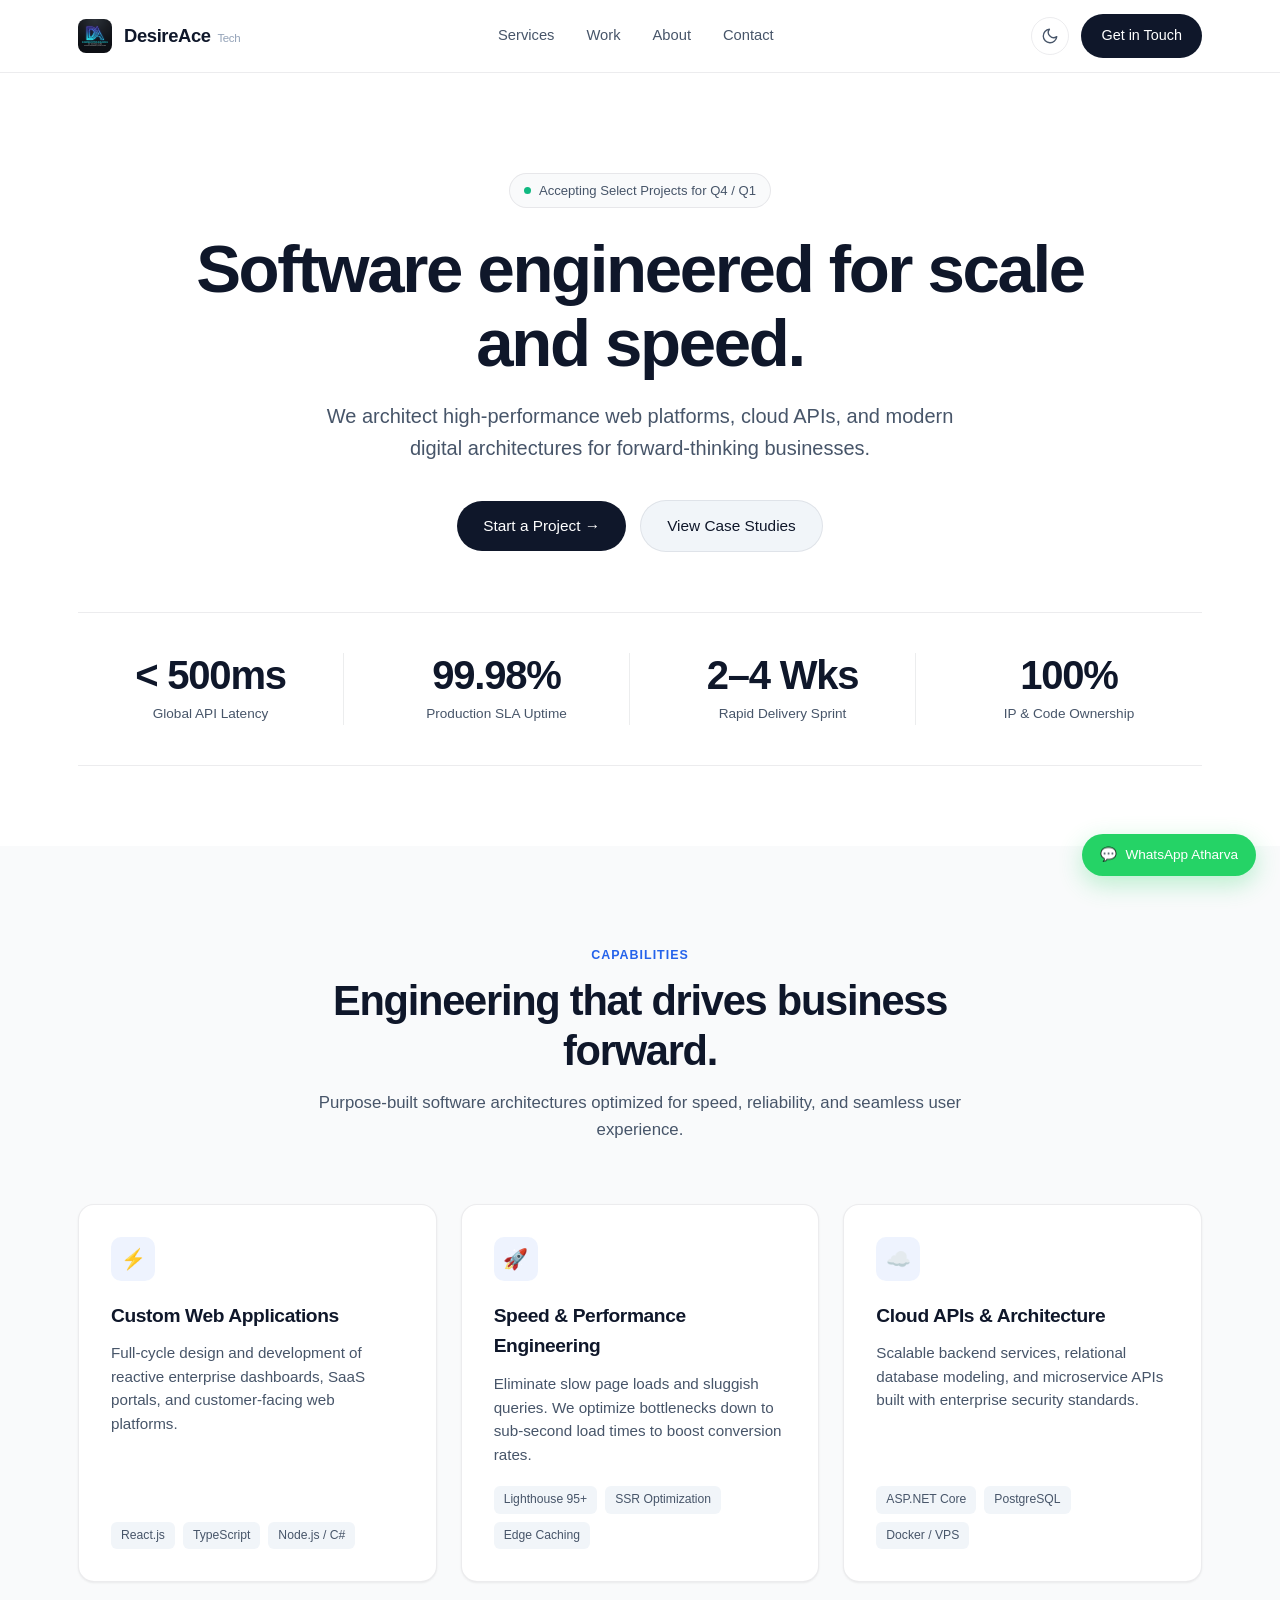
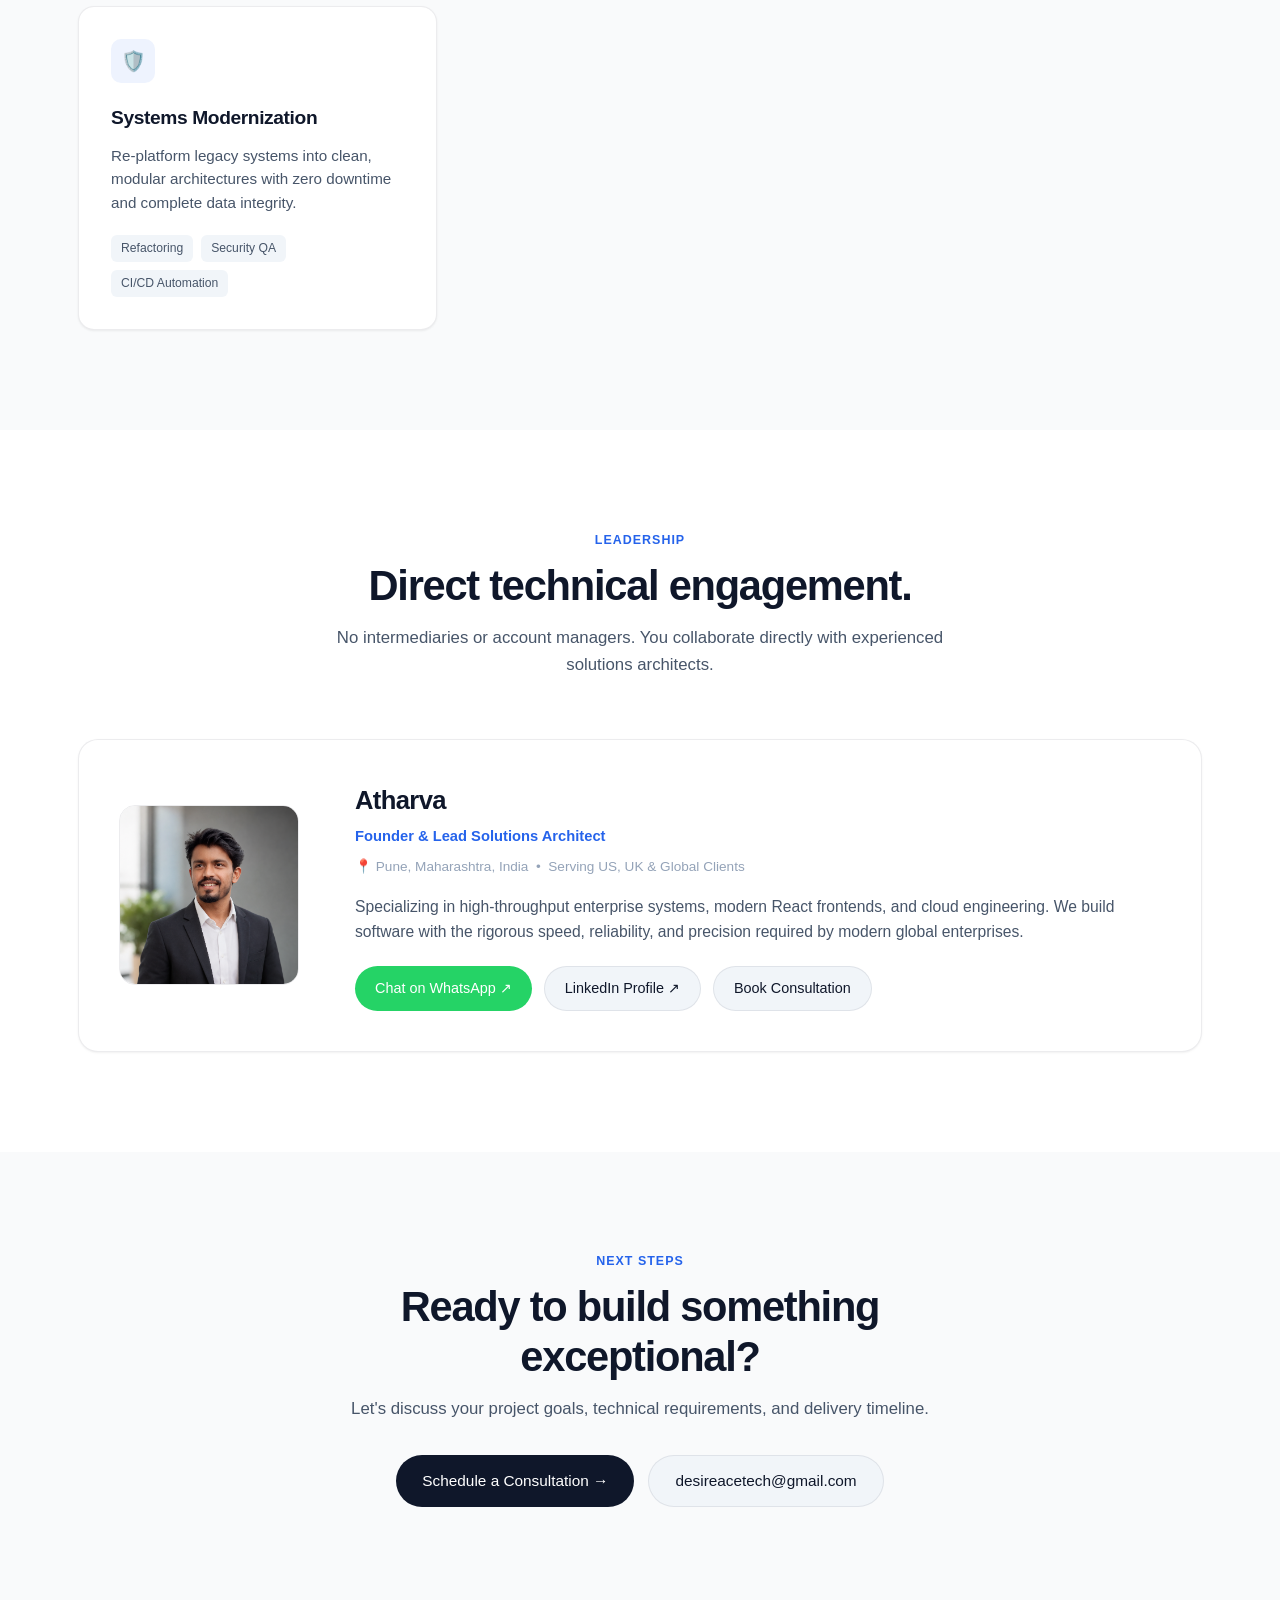
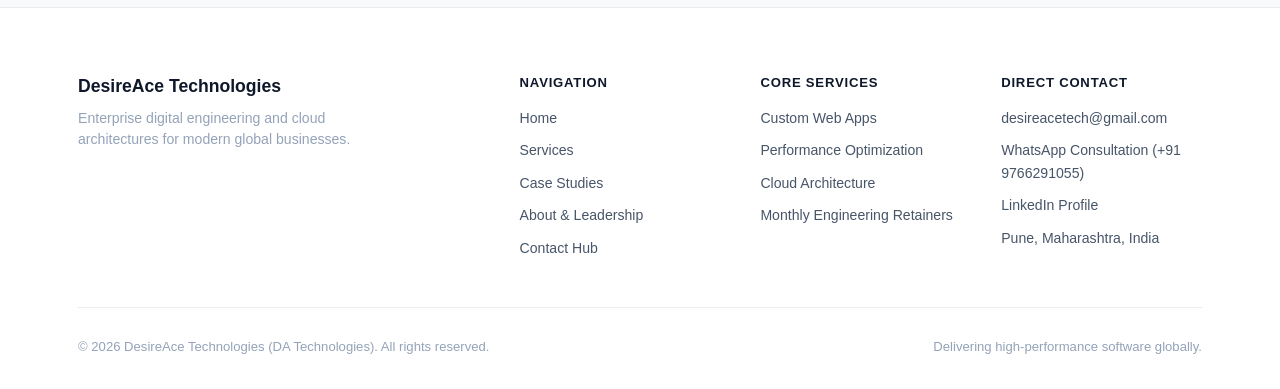
<file: index.html>
<!DOCTYPE html>
<html lang="en" data-theme="light">

<head>
  <meta charset="UTF-8">
  <meta name="viewport" content="width=device-width, initial-scale=1.0">
  <title>DesireAce Technologies — High-Performance Digital Engineering</title>
  <meta name="description"
    content="DesireAce Technologies architects high-performance web applications, cloud infrastructure, and enterprise platforms for global businesses.">
  <link rel="stylesheet" href="css/styles.css">
  <link rel="icon" type="image/jpeg" href="assets/logo.jpg">
</head>

<body>

  <!-- Navigation Header -->
  <header>
    <div class="container nav-inner">
      <a href="index.html" class="brand">
        <img src="assets/logo.jpg" alt="DesireAce Technologies">
        <span>DesireAce <span class="brand-badge">Tech</span></span>
      </a>

      <nav class="nav-links">
        <a href="services.html">Services</a>
        <a href="portfolio.html">Work</a>
        <a href="about.html">About</a>
        <a href="contact.html">Contact</a>
      </nav>

      <div class="nav-actions">
        <button class="theme-toggle-btn" id="theme-toggle" aria-label="Toggle theme"></button>
        <a href="contact.html" class="btn btn-primary">Get in Touch</a>
        <button class="mobile-menu-btn" aria-label="Open menu">
          <svg viewBox="0 0 24 24">
            <line x1="3" y1="12" x2="21" y2="12"></line>
            <line x1="3" y1="6" x2="21" y2="6"></line>
            <line x1="3" y1="18" x2="21" y2="18"></line>
          </svg>
        </button>
      </div>
    </div>
  </header>

  <!-- Hero Section -->
  <section class="hero reveal">
    <div class="container">
      <div class="hero-pill">
        <span class="hero-pill-dot"></span>
        <span>Accepting Select Projects for Q4 / Q1</span>
      </div>

      <h1>Software engineered for scale and speed.</h1>

      <p class="hero-lead">
        We architect high-performance web platforms, cloud APIs, and modern digital architectures for forward-thinking
        businesses.
      </p>

      <div class="hero-actions">
        <a href="contact.html" class="btn btn-primary btn-lg">Start a Project →</a>
        <a href="portfolio.html" class="btn btn-secondary btn-lg">View Case Studies</a>
      </div>

      <!-- Minimalist Metrics Strip -->
      <div class="metrics-strip">
        <div class="metrics-grid">
          <div class="metric-item">
            <div class="metric-value">&lt; 500ms</div>
            <div class="metric-label">Global API Latency</div>
          </div>
          <div class="metric-item">
            <div class="metric-value">99.98%</div>
            <div class="metric-label">Production SLA Uptime</div>
          </div>
          <div class="metric-item">
            <div class="metric-value">2–4 Wks</div>
            <div class="metric-label">Rapid Delivery Sprint</div>
          </div>
          <div class="metric-item">
            <div class="metric-value">100%</div>
            <div class="metric-label">IP & Code Ownership</div>
          </div>
        </div>
      </div>
    </div>
  </section>

  <!-- Capabilities Section -->
  <section class="section section-alt reveal">
    <div class="container">
      <div class="section-header">
        <span class="section-tag">CAPABILITIES</span>
        <h2>Engineering that drives business forward.</h2>
        <p>Purpose-built software architectures optimized for speed, reliability, and seamless user experience.</p>
      </div>

      <div class="cards-grid">
        <div class="card">
          <div class="card-icon">⚡</div>
          <h3>Custom Web Applications</h3>
          <p>Full-cycle design and development of reactive enterprise dashboards, SaaS portals, and customer-facing web
            platforms.</p>
          <div class="tags-list">
            <span class="tag">React.js</span>
            <span class="tag">TypeScript</span>
            <span class="tag">Node.js / C#</span>
          </div>
        </div>

        <div class="card">
          <div class="card-icon">🚀</div>
          <h3>Speed & Performance Engineering</h3>
          <p>Eliminate slow page loads and sluggish queries. We optimize bottlenecks down to sub-second load times to
            boost conversion rates.</p>
          <div class="tags-list">
            <span class="tag">Lighthouse 95+</span>
            <span class="tag">SSR Optimization</span>
            <span class="tag">Edge Caching</span>
          </div>
        </div>

        <div class="card">
          <div class="card-icon">☁️</div>
          <h3>Cloud APIs & Architecture</h3>
          <p>Scalable backend services, relational database modeling, and microservice APIs built with enterprise
            security standards.</p>
          <div class="tags-list">
            <span class="tag">ASP.NET Core</span>
            <span class="tag">PostgreSQL</span>
            <span class="tag">Docker / VPS</span>
          </div>
        </div>

        <div class="card">
          <div class="card-icon">🛡️</div>
          <h3>Systems Modernization</h3>
          <p>Re-platform legacy systems into clean, modular architectures with zero downtime and complete data
            integrity.</p>
          <div class="tags-list">
            <span class="tag">Refactoring</span>
            <span class="tag">Security QA</span>
            <span class="tag">CI/CD Automation</span>
          </div>
        </div>
      </div>
    </div>
  </section>

  <!-- Leadership Spotlight -->
  <section class="section reveal">
    <div class="container">
      <div class="section-header">
        <span class="section-tag">LEADERSHIP</span>
        <h2>Direct technical engagement.</h2>
        <p>No intermediaries or account managers. You collaborate directly with experienced solutions architects.</p>
      </div>

      <div class="founder-card">
        <img src="assets/Founder.png" alt="Atharva - Founder & Lead Solutions Architect" class="founder-photo">
        <div class="founder-info">
          <h3>Atharva</h3>
          <div class="founder-title">Founder & Lead Solutions Architect</div>
          <div class="founder-location">📍 Pune, Maharashtra, India &nbsp;•&nbsp; Serving US, UK & Global Clients</div>
          <p class="founder-bio">
            Specializing in high-throughput enterprise systems, modern React frontends, and cloud engineering. We build
            software with the rigorous speed, reliability, and precision required by modern global enterprises.
          </p>
          <div class="founder-actions">
            <a href="https://wa.me/919766291055?text=Hi%20Atharva%2C%20I%20would%20like%20to%20discuss%20a%20software%20project."
              target="_blank" rel="noopener" class="btn btn-whatsapp">Chat on WhatsApp ↗</a>
            <a href="https://www.linkedin.com/in/atharv-gujare" target="_blank" rel="noopener"
              class="btn btn-secondary">LinkedIn Profile ↗</a>
            <a href="contact.html" class="btn btn-secondary">Book Consultation</a>
          </div>
        </div>
      </div>
    </div>
  </section>

  <!-- CTA Section -->
  <section class="section section-alt reveal" style="text-align: center;">
    <div class="container">
      <div class="section-header" style="margin-bottom: 32px;">
        <span class="section-tag">NEXT STEPS</span>
        <h2>Ready to build something exceptional?</h2>
        <p>Let's discuss your project goals, technical requirements, and delivery timeline.</p>
      </div>
      <div style="display: flex; gap: 14px; justify-content: center; flex-wrap: wrap;">
        <a href="contact.html" class="btn btn-primary btn-lg">Schedule a Consultation →</a>
        <a href="mailto:desireacetech@gmail.com" class="btn btn-secondary btn-lg">desireacetech@gmail.com</a>
      </div>
    </div>
  </section>

  <!-- Minimalist Footer -->
  <footer>
    <div class="container">
      <div class="footer-top">
        <div class="footer-brand">
          <h4>DesireAce Technologies</h4>
          <p>Enterprise digital engineering and cloud architectures for modern global businesses.</p>
        </div>

        <div class="footer-col">
          <h5>Navigation</h5>
          <ul>
            <li><a href="index.html">Home</a></li>
            <li><a href="services.html">Services</a></li>
            <li><a href="portfolio.html">Case Studies</a></li>
            <li><a href="about.html">About & Leadership</a></li>
            <li><a href="contact.html">Contact Hub</a></li>
          </ul>
        </div>

        <div class="footer-col">
          <h5>Core Services</h5>
          <ul>
            <li><a href="services.html">Custom Web Apps</a></li>
            <li><a href="services.html">Performance Optimization</a></li>
            <li><a href="services.html">Cloud Architecture</a></li>
            <li><a href="services.html">Monthly Engineering Retainers</a></li>
          </ul>
        </div>

        <div class="footer-col">
          <h5>Direct Contact</h5>
          <ul>
            <li><a href="mailto:desireacetech@gmail.com">desireacetech@gmail.com</a></li>
            <li><a href="https://wa.me/919766291055" target="_blank" rel="noopener">WhatsApp Consultation (+91
                9766291055)</a></li>
            <li><a href="https://www.linkedin.com/in/atharv-gujare" target="_blank" rel="noopener">LinkedIn Profile</a>
            </li>
            <li><span>Pune, Maharashtra, India</span></li>
          </ul>
        </div>
      </div>

      <div class="footer-bottom">
        <span>© 2026 DesireAce Technologies (DA Technologies). All rights reserved.</span>
        <span>Delivering high-performance software globally.</span>
      </div>
    </div>
  </footer>

  <!-- Subtle Floating WhatsApp -->
  <a href="https://wa.me/919766291055?text=Hi%20Atharva%2C%20I%20would%20like%20to%20discuss%20a%20project."
    target="_blank" rel="noopener" class="whatsapp-float">
    <span>💬</span>
    <span>WhatsApp Atharva</span>
  </a>

  <script src="js/main.js"></script>
</body>

</html>
</file>
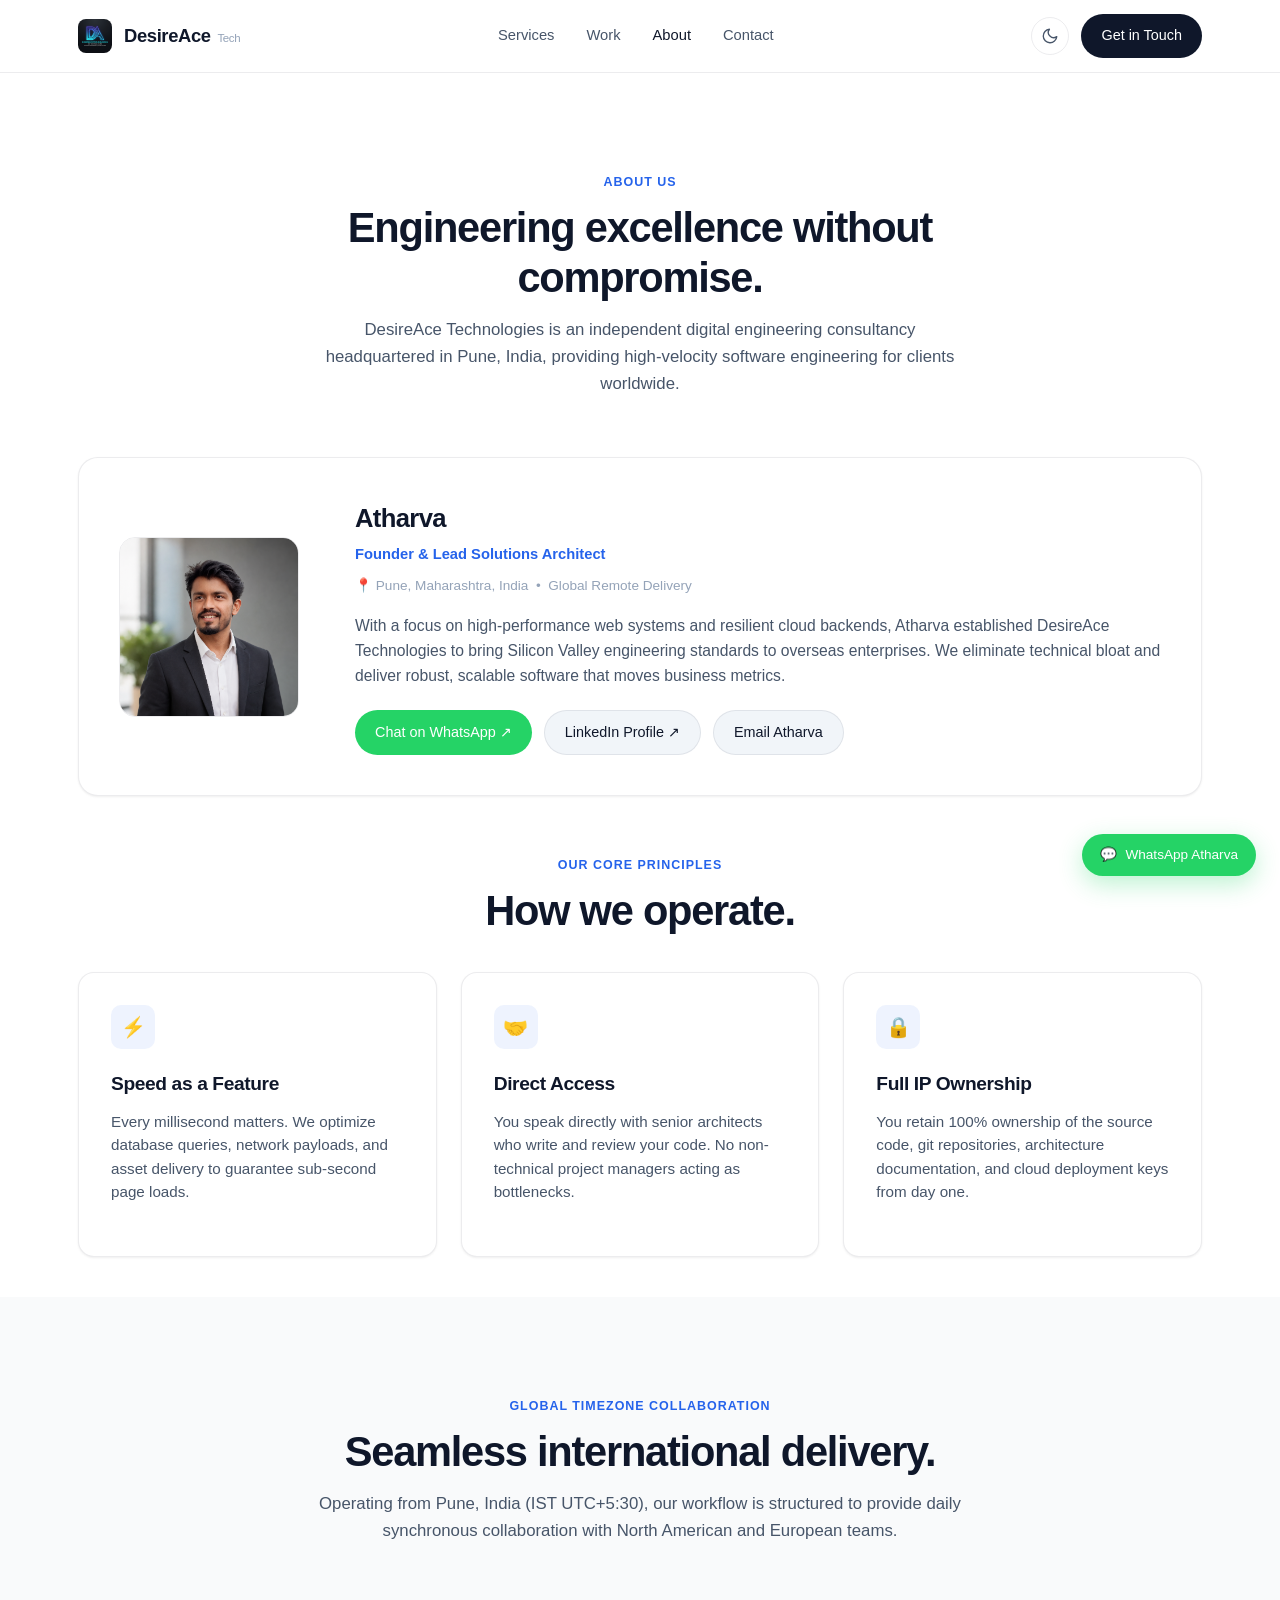
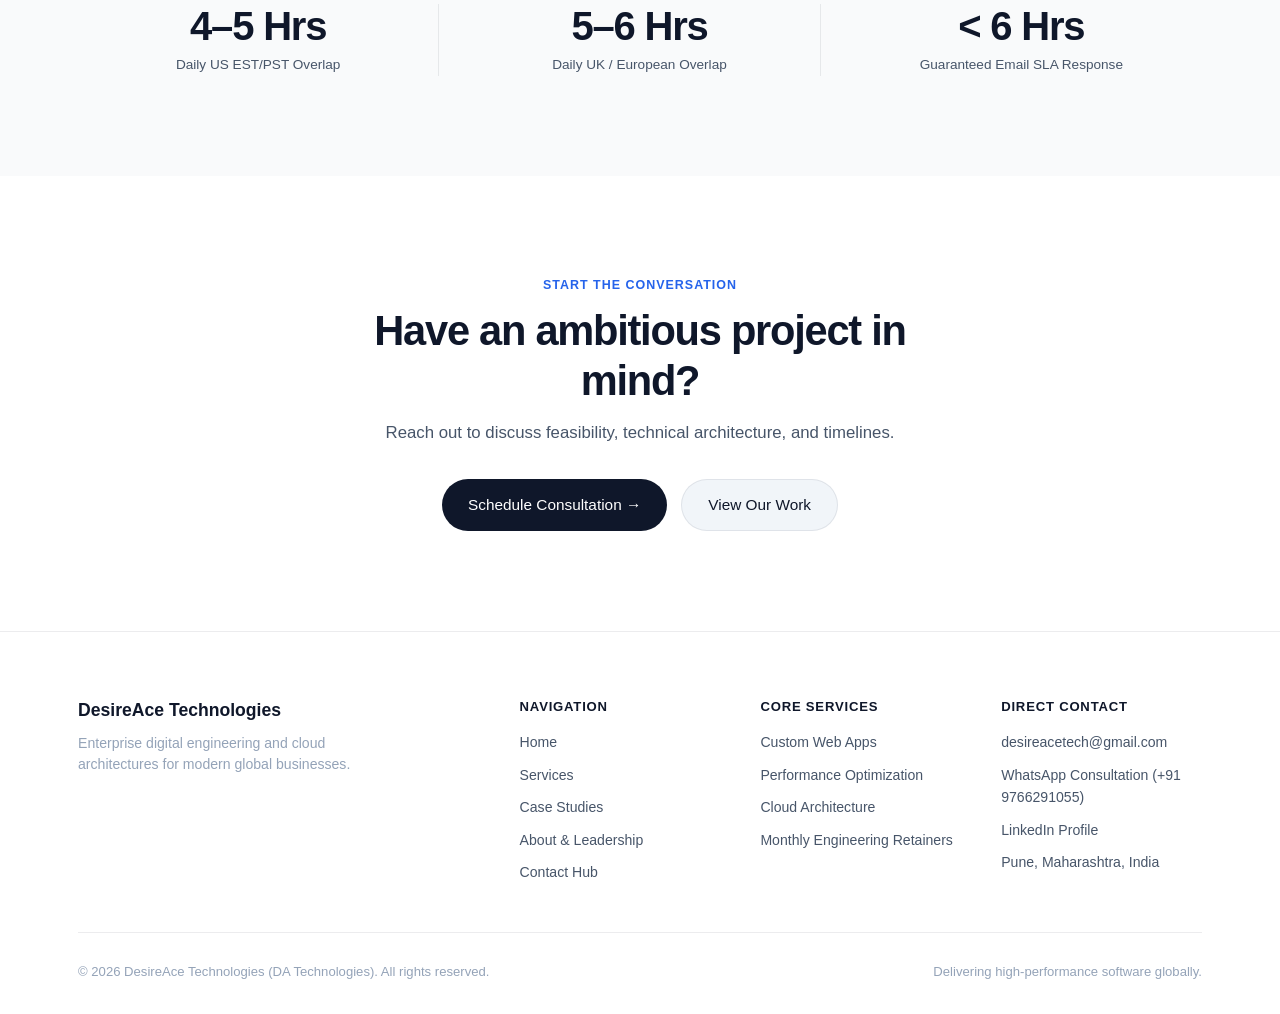
<file: about.html>
<!DOCTYPE html>
<html lang="en" data-theme="light">

<head>
  <meta charset="UTF-8">
  <meta name="viewport" content="width=device-width, initial-scale=1.0">
  <title>About & Leadership — DesireAce Technologies</title>
  <meta name="description"
    content="Meet Atharva, Founder & Lead Solutions Architect at DesireAce Technologies, a digital engineering consultancy based in Pune, India.">
  <link rel="stylesheet" href="css/styles.css">
  <link rel="icon" type="image/jpeg" href="assets/logo.jpg">
</head>

<body>

  <!-- Navigation Header -->
  <header>
    <div class="container nav-inner">
      <a href="index.html" class="brand">
        <img src="assets/logo.jpg" alt="DesireAce Technologies">
        <span>DesireAce <span class="brand-badge">Tech</span></span>
      </a>

      <nav class="nav-links">
        <a href="services.html">Services</a>
        <a href="portfolio.html">Work</a>
        <a href="about.html">About</a>
        <a href="contact.html">Contact</a>
      </nav>

      <div class="nav-actions">
        <button class="theme-toggle-btn" id="theme-toggle" aria-label="Toggle theme"></button>
        <a href="contact.html" class="btn btn-primary">Get in Touch</a>
        <button class="mobile-menu-btn" aria-label="Open menu">
          <svg viewBox="0 0 24 24">
            <line x1="3" y1="12" x2="21" y2="12"></line>
            <line x1="3" y1="6" x2="21" y2="6"></line>
            <line x1="3" y1="18" x2="21" y2="18"></line>
          </svg>
        </button>
      </div>
    </div>
  </header>

  <!-- Page Header -->
  <section class="section" style="padding-bottom: 40px;">
    <div class="container">
      <div class="section-header">
        <span class="section-tag">ABOUT US</span>
        <h2>Engineering excellence without compromise.</h2>
        <p>DesireAce Technologies is an independent digital engineering consultancy headquartered in Pune, India,
          providing high-velocity software engineering for clients worldwide.</p>
      </div>

      <!-- Executive Leadership Card -->
      <div class="founder-card" style="margin-bottom: 60px;">
        <img src="assets/Founder.png" alt="Atharva - Founder & Lead Solutions Architect" class="founder-photo">
        <div class="founder-info">
          <h3>Atharva</h3>
          <div class="founder-title">Founder & Lead Solutions Architect</div>
          <div class="founder-location">📍 Pune, Maharashtra, India &nbsp;•&nbsp; Global Remote Delivery</div>
          <p class="founder-bio">
            With a focus on high-performance web systems and resilient cloud backends, Atharva established DesireAce
            Technologies to bring Silicon Valley engineering standards to overseas enterprises. We eliminate technical
            bloat and deliver robust, scalable software that moves business metrics.
          </p>
          <div class="founder-actions">
            <a href="https://wa.me/919766291055?text=Hi%20Atharva%2C%20I%20would%20like%20to%20discuss%20a%20project."
              target="_blank" rel="noopener" class="btn btn-whatsapp">Chat on WhatsApp ↗</a>
            <a href="https://www.linkedin.com/in/atharv-gujare" target="_blank" rel="noopener"
              class="btn btn-secondary">LinkedIn Profile ↗</a>
            <a href="mailto:desireacetech@gmail.com" class="btn btn-secondary">Email Atharva</a>
          </div>
        </div>
      </div>

      <!-- Engineering Principles Grid -->
      <div class="section-header" style="margin-bottom: 36px;">
        <span class="section-tag">OUR CORE PRINCIPLES</span>
        <h2>How we operate.</h2>
      </div>

      <div class="cards-grid">
        <div class="card">
          <div class="card-icon">⚡</div>
          <h3>Speed as a Feature</h3>
          <p>Every millisecond matters. We optimize database queries, network payloads, and asset delivery to guarantee
            sub-second page loads.</p>
        </div>

        <div class="card">
          <div class="card-icon">🤝</div>
          <h3>Direct Access</h3>
          <p>You speak directly with senior architects who write and review your code. No non-technical project managers
            acting as bottlenecks.</p>
        </div>

        <div class="card">
          <div class="card-icon">🔒</div>
          <h3>Full IP Ownership</h3>
          <p>You retain 100% ownership of the source code, git repositories, architecture documentation, and cloud
            deployment keys from day one.</p>
        </div>
      </div>
    </div>
  </section>

  <!-- Global Collaboration Strip -->
  <section class="section section-alt">
    <div class="container">
      <div class="section-header">
        <span class="section-tag">GLOBAL TIMEZONE COLLABORATION</span>
        <h2>Seamless international delivery.</h2>
        <p>Operating from Pune, India (IST UTC+5:30), our workflow is structured to provide daily synchronous
          collaboration with North American and European teams.</p>
      </div>

      <div class="metrics-grid" style="grid-template-columns: repeat(3, 1fr);">
        <div class="metric-item">
          <div class="metric-value">4–5 Hrs</div>
          <div class="metric-label">Daily US EST/PST Overlap</div>
        </div>
        <div class="metric-item">
          <div class="metric-value">5–6 Hrs</div>
          <div class="metric-label">Daily UK / European Overlap</div>
        </div>
        <div class="metric-item">
          <div class="metric-value">&lt; 6 Hrs</div>
          <div class="metric-label">Guaranteed Email SLA Response</div>
        </div>
      </div>
    </div>
  </section>

  <!-- CTA Section -->
  <section class="section" style="text-align: center;">
    <div class="container">
      <div class="section-header" style="margin-bottom: 32px;">
        <span class="section-tag">START THE CONVERSATION</span>
        <h2>Have an ambitious project in mind?</h2>
        <p>Reach out to discuss feasibility, technical architecture, and timelines.</p>
      </div>
      <div style="display: flex; gap: 14px; justify-content: center; flex-wrap: wrap;">
        <a href="contact.html" class="btn btn-primary btn-lg">Schedule Consultation →</a>
        <a href="portfolio.html" class="btn btn-secondary btn-lg">View Our Work</a>
      </div>
    </div>
  </section>

  <!-- Minimalist Footer -->
  <footer>
    <div class="container">
      <div class="footer-top">
        <div class="footer-brand">
          <h4>DesireAce Technologies</h4>
          <p>Enterprise digital engineering and cloud architectures for modern global businesses.</p>
        </div>

        <div class="footer-col">
          <h5>Navigation</h5>
          <ul>
            <li><a href="index.html">Home</a></li>
            <li><a href="services.html">Services</a></li>
            <li><a href="portfolio.html">Case Studies</a></li>
            <li><a href="about.html">About & Leadership</a></li>
            <li><a href="contact.html">Contact Hub</a></li>
          </ul>
        </div>

        <div class="footer-col">
          <h5>Core Services</h5>
          <ul>
            <li><a href="services.html">Custom Web Apps</a></li>
            <li><a href="services.html">Performance Optimization</a></li>
            <li><a href="services.html">Cloud Architecture</a></li>
            <li><a href="services.html">Monthly Engineering Retainers</a></li>
          </ul>
        </div>

        <div class="footer-col">
          <h5>Direct Contact</h5>
          <ul>
            <li><a href="mailto:desireacetech@gmail.com">desireacetech@gmail.com</a></li>
            <li><a href="https://wa.me/919766291055" target="_blank" rel="noopener">WhatsApp Consultation (+91
                9766291055)</a></li>
            <li><a href="https://www.linkedin.com/in/atharv-gujare" target="_blank" rel="noopener">LinkedIn Profile</a>
            </li>
            <li><span>Pune, Maharashtra, India</span></li>
          </ul>
        </div>
      </div>

      <div class="footer-bottom">
        <span>© 2026 DesireAce Technologies (DA Technologies). All rights reserved.</span>
        <span>Delivering high-performance software globally.</span>
      </div>
    </div>
  </footer>

  <!-- Subtle Floating WhatsApp -->
  <a href="https://wa.me/919766291055?text=Hi%20Atharva%2C%20I%20would%20like%20to%20discuss%20a%20project."
    target="_blank" rel="noopener" class="whatsapp-float">
    <span>💬</span>
    <span>WhatsApp Atharva</span>
  </a>

  <script src="js/main.js"></script>
</body>

</html>
</file>
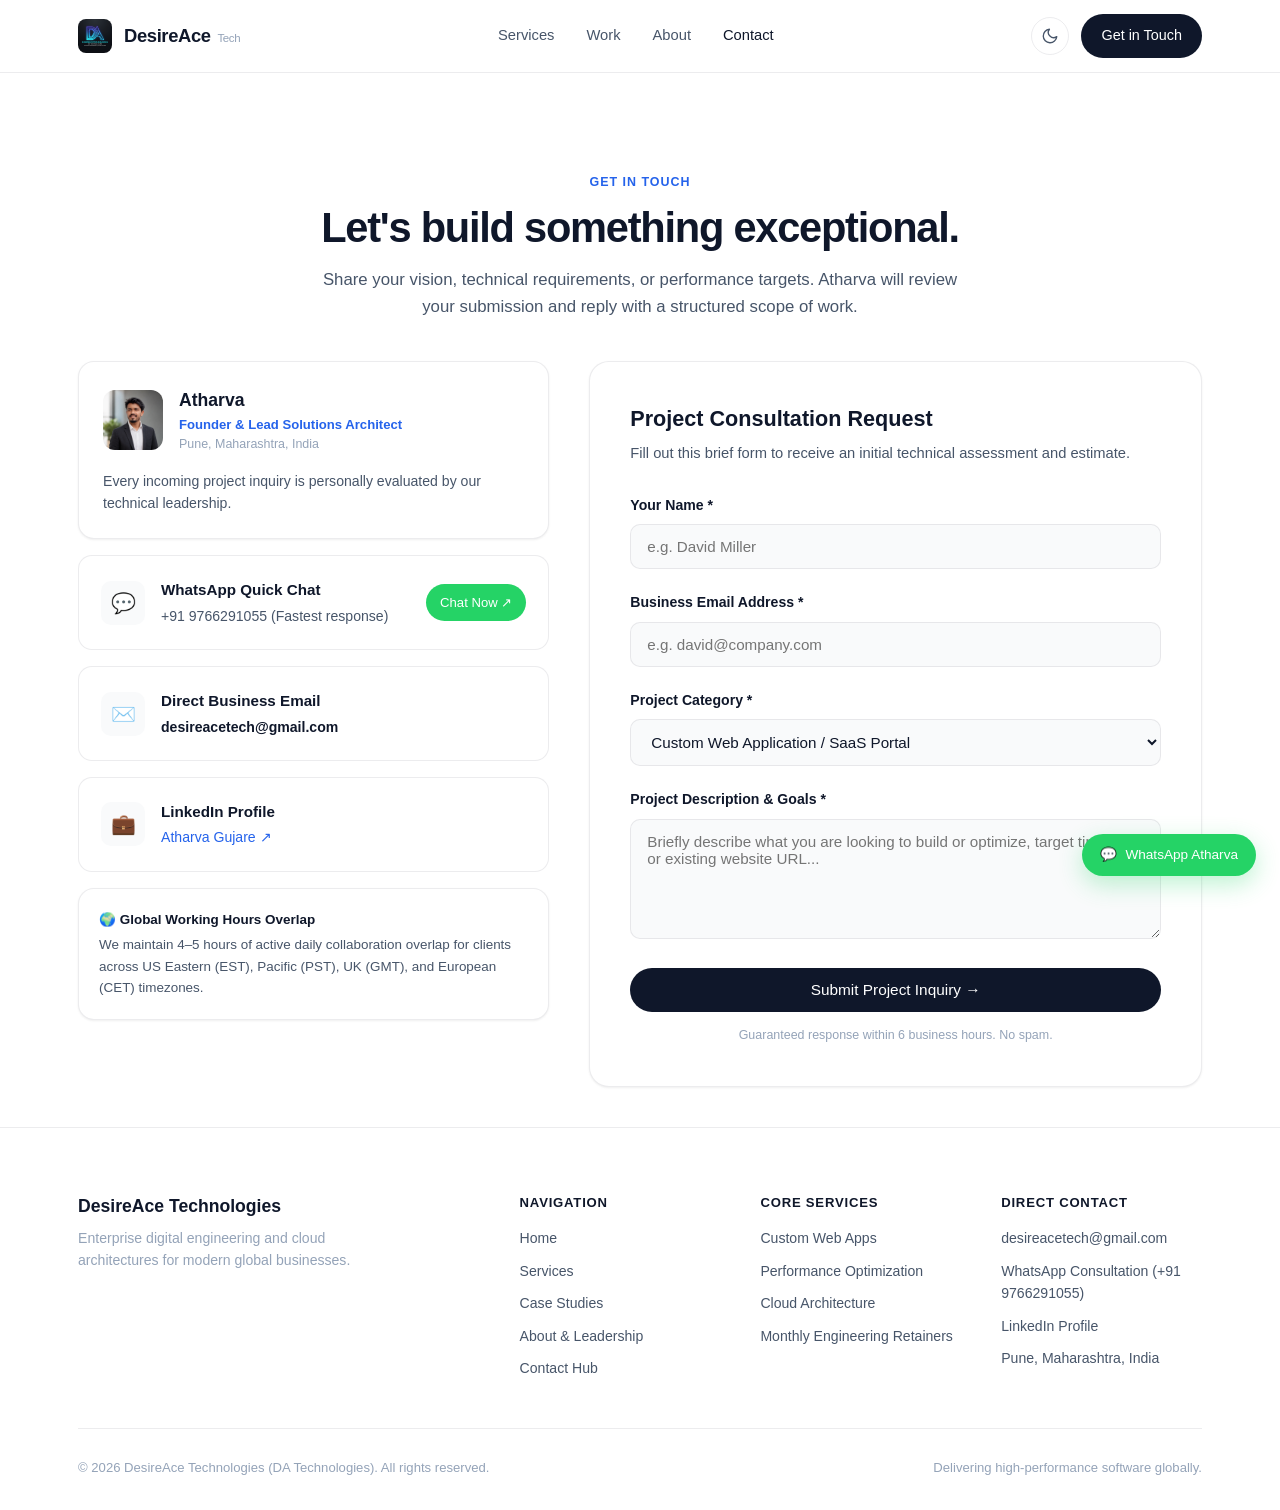
<file: contact.html>
<!DOCTYPE html>
<html lang="en" data-theme="light">

<head>
  <meta charset="UTF-8">
  <meta name="viewport" content="width=device-width, initial-scale=1.0">
  <title>Contact & Project Inquiries — DesireAce Technologies</title>
  <meta name="description"
    content="Connect directly with Atharva, Founder & Lead Solutions Architect at DesireAce Technologies, for custom software engineering and cloud solutions.">
  <link rel="stylesheet" href="css/styles.css">
  <link rel="icon" type="image/jpeg" href="assets/logo.jpg">
</head>

<body>

  <!-- Navigation Header -->
  <header>
    <div class="container nav-inner">
      <a href="index.html" class="brand">
        <img src="assets/logo.jpg" alt="DesireAce Technologies">
        <span>DesireAce <span class="brand-badge">Tech</span></span>
      </a>

      <nav class="nav-links">
        <a href="services.html">Services</a>
        <a href="portfolio.html">Work</a>
        <a href="about.html">About</a>
        <a href="contact.html">Contact</a>
      </nav>

      <div class="nav-actions">
        <button class="theme-toggle-btn" id="theme-toggle" aria-label="Toggle theme"></button>
        <a href="contact.html" class="btn btn-primary">Get in Touch</a>
        <button class="mobile-menu-btn" aria-label="Open menu">
          <svg viewBox="0 0 24 24">
            <line x1="3" y1="12" x2="21" y2="12"></line>
            <line x1="3" y1="6" x2="21" y2="6"></line>
            <line x1="3" y1="18" x2="21" y2="18"></line>
          </svg>
        </button>
      </div>
    </div>
  </header>

  <!-- Page Header -->
  <section class="section" style="padding-bottom: 40px;">
    <div class="container">
      <div class="section-header" style="margin-bottom: 40px;">
        <span class="section-tag">GET IN TOUCH</span>
        <h2>Let's build something exceptional.</h2>
        <p>Share your vision, technical requirements, or performance targets. Atharva will review your submission and
          reply with a structured scope of work.</p>
      </div>

      <!-- Contact Layout -->
      <div class="contact-grid">
        <!-- Left: Direct Channels & Founder -->
        <div class="contact-channels">
          <!-- Founder Mini Card -->
          <div class="card" style="padding: 24px;">
            <div style="display: flex; gap: 16px; align-items: center; margin-bottom: 16px;">
              <img src="assets/Founder.png" alt="Atharva"
                style="width: 60px; height: 60px; border-radius: 12px; object-fit: cover;">
              <div>
                <h4 style="font-size: 1.1rem; color: var(--text-primary); font-weight: 700;">Atharva</h4>
                <div style="font-size: 0.82rem; color: var(--accent); font-weight: 600;">Founder & Lead Solutions
                  Architect</div>
                <div style="font-size: 0.78rem; color: var(--text-tertiary);">Pune, Maharashtra, India</div>
              </div>
            </div>
            <p style="font-size: 0.88rem; color: var(--text-secondary); margin-bottom: 0;">
              Every incoming project inquiry is personally evaluated by our technical leadership.
            </p>
          </div>

          <!-- Channel 1: WhatsApp -->
          <div class="channel-item">
            <div class="channel-icon" style="color: #25d366;">💬</div>
            <div class="channel-details" style="flex-grow: 1;">
              <h4>WhatsApp Quick Chat</h4>
              <p>+91 9766291055 (Fastest response)</p>
            </div>
            <a href="https://wa.me/919766291055?text=Hi%20Atharva%2C%20I%20would%20like%20to%20discuss%20a%20software%20project."
              target="_blank" rel="noopener" class="btn btn-whatsapp" style="padding: 8px 14px; font-size: 0.82rem;">
              Chat Now ↗
            </a>
          </div>

          <!-- Channel 2: Email -->
          <div class="channel-item">
            <div class="channel-icon" style="color: var(--accent);">✉️</div>
            <div class="channel-details" style="flex-grow: 1;">
              <h4>Direct Business Email</h4>
              <p><a href="mailto:desireacetech@gmail.com"
                  style="color: var(--text-primary); font-weight: 550;">desireacetech@gmail.com</a></p>
            </div>
          </div>

          <!-- Channel 3: LinkedIn -->
          <div class="channel-item">
            <div class="channel-icon" style="color: #0077b5;">💼</div>
            <div class="channel-details" style="flex-grow: 1;">
              <h4>LinkedIn Profile</h4>
              <p><a href="https://www.linkedin.com/in/atharv-gujare" target="_blank" rel="noopener"
                  style="color: var(--accent); font-weight: 500;">Atharva Gujare ↗</a></p>
            </div>
          </div>

          <!-- Timezone & Location Note -->
          <div class="card" style="padding: 20px; font-size: 0.84rem; color: var(--text-secondary);">
            <div style="font-weight: 600; color: var(--text-primary); margin-bottom: 4px;">🌍 Global Working Hours
              Overlap</div>
            We maintain 4–5 hours of active daily collaboration overlap for clients across US Eastern (EST), Pacific
            (PST), UK (GMT), and European (CET) timezones.
          </div>
        </div>

        <!-- Right: Modern Luxury Proposal Form -->
        <div class="form-card">
          <h3 style="font-size: 1.35rem; font-weight: 700; color: var(--text-primary); margin-bottom: 6px;">Project
            Consultation Request</h3>
          <p style="color: var(--text-secondary); font-size: 0.92rem; margin-bottom: 28px;">Fill out this brief form to
            receive an initial technical assessment and estimate.</p>

          <form action="https://api.web3forms.com/submit" method="POST">
            <input type="hidden" name="access_key" value="YOUR-WEB3FORMS-ACCESS-KEY-HERE">
            <input type="hidden" name="subject" value="New DesireAce Tech Inquiry">
            <input type="hidden" name="from_name" value="DesireAce Technologies Hub">

            <div class="form-group">
              <label for="name">Your Name *</label>
              <input type="text" id="name" name="name" class="form-control" placeholder="e.g. David Miller" required>
            </div>

            <div class="form-group">
              <label for="email">Business Email Address *</label>
              <input type="email" id="email" name="email" class="form-control" placeholder="e.g. david@company.com"
                required>
            </div>

            <div class="form-group">
              <label for="service">Project Category *</label>
              <select id="service" name="service" class="form-control" required>
                <option value="Custom Web App">Custom Web Application / SaaS Portal</option>
                <option value="Speed Overhaul">Speed & Latency Optimization (&lt;500ms)</option>
                <option value="Cloud API">Cloud API Architecture & Database Engineering</option>
                <option value="Architecture Audit">Technical Architecture Audit</option>
                <option value="Monthly Retainer">Monthly Cloud & Engineering Retainer ($350/mo)</option>
              </select>
            </div>

            <div class="form-group">
              <label for="message">Project Description & Goals *</label>
              <textarea id="message" name="message" class="form-control"
                placeholder="Briefly describe what you are looking to build or optimize, target timelines, or existing website URL..."
                required></textarea>
            </div>

            <button type="submit" class="btn btn-primary btn-lg" style="width: 100%;">
              Submit Project Inquiry →
            </button>
            <div style="font-size: 0.78rem; color: var(--text-tertiary); text-align: center; margin-top: 14px;">
              Guaranteed response within 6 business hours. No spam.
            </div>
          </form>
        </div>
      </div>
    </div>
  </section>

  <!-- Minimalist Footer -->
  <footer>
    <div class="container">
      <div class="footer-top">
        <div class="footer-brand">
          <h4>DesireAce Technologies</h4>
          <p>Enterprise digital engineering and cloud architectures for modern global businesses.</p>
        </div>

        <div class="footer-col">
          <h5>Navigation</h5>
          <ul>
            <li><a href="index.html">Home</a></li>
            <li><a href="services.html">Services</a></li>
            <li><a href="portfolio.html">Case Studies</a></li>
            <li><a href="about.html">About & Leadership</a></li>
            <li><a href="contact.html">Contact Hub</a></li>
          </ul>
        </div>

        <div class="footer-col">
          <h5>Core Services</h5>
          <ul>
            <li><a href="services.html">Custom Web Apps</a></li>
            <li><a href="services.html">Performance Optimization</a></li>
            <li><a href="services.html">Cloud Architecture</a></li>
            <li><a href="services.html">Monthly Engineering Retainers</a></li>
          </ul>
        </div>

        <div class="footer-col">
          <h5>Direct Contact</h5>
          <ul>
            <li><a href="mailto:desireacetech@gmail.com">desireacetech@gmail.com</a></li>
            <li><a href="https://wa.me/919766291055" target="_blank" rel="noopener">WhatsApp Consultation (+91
                9766291055)</a></li>
            <li><a href="https://www.linkedin.com/in/atharv-gujare" target="_blank" rel="noopener">LinkedIn Profile</a>
            </li>
            <li><span>Pune, Maharashtra, India</span></li>
          </ul>
        </div>
      </div>

      <div class="footer-bottom">
        <span>© 2026 DesireAce Technologies (DA Technologies). All rights reserved.</span>
        <span>Delivering high-performance software globally.</span>
      </div>
    </div>
  </footer>

  <!-- Subtle Floating WhatsApp -->
  <a href="https://wa.me/919766291055?text=Hi%20Atharva%2C%20I%20would%20like%20to%20discuss%20a%20project."
    target="_blank" rel="noopener" class="whatsapp-float">
    <span>💬</span>
    <span>WhatsApp Atharva</span>
  </a>

  <script src="js/main.js"></script>
</body>

</html>
</file>
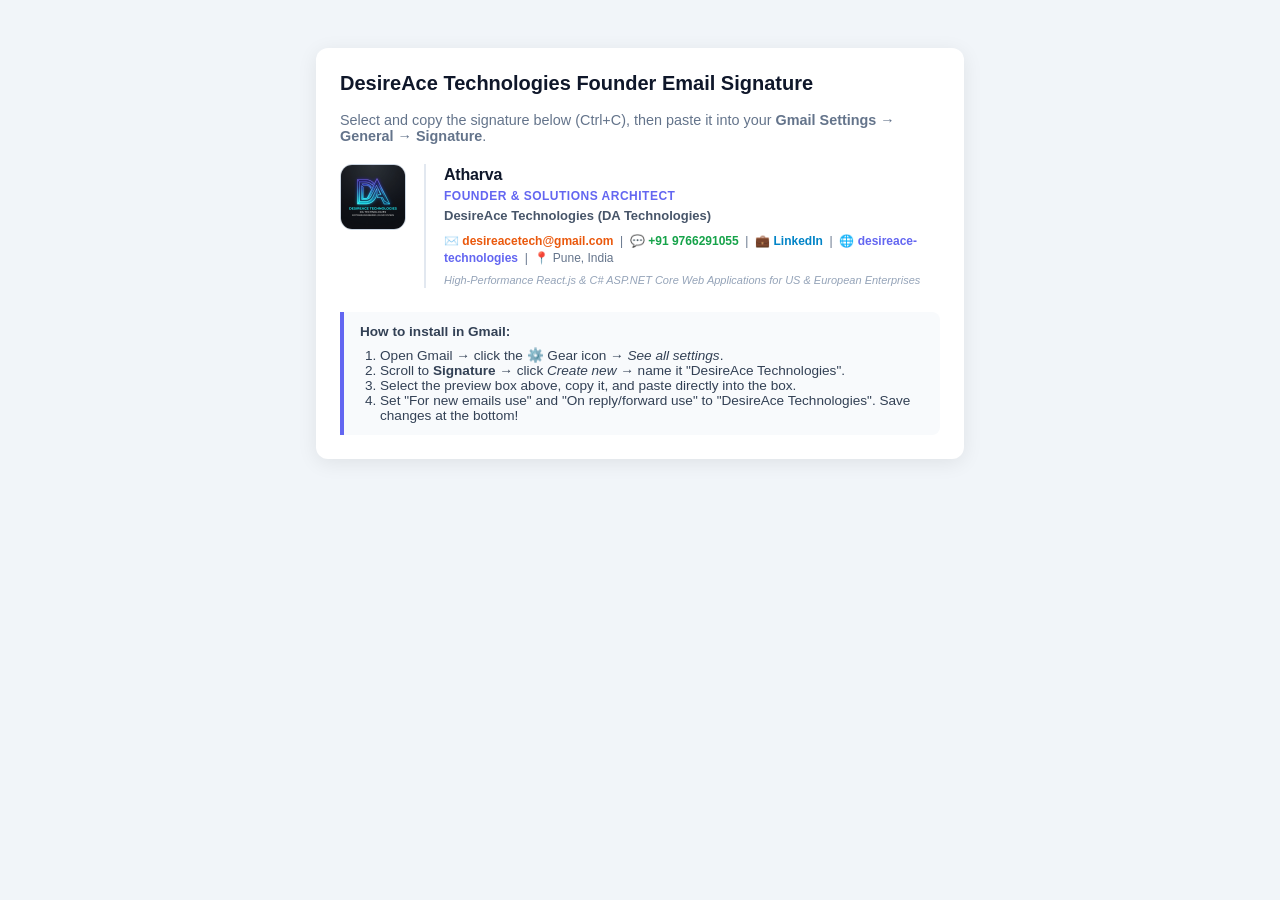
<file: email-signature.html>
<!DOCTYPE html>
<html lang="en">
<head>
  <meta charset="UTF-8">
  <title>DesireAce Technologies - Professional Email Signature</title>
  <style>
    body {
      font-family: Arial, sans-serif;
      background: #f1f5f9;
      padding: 40px 20px;
      display: flex;
      flex-direction: column;
      align-items: center;
    }
    .card {
      background: #ffffff;
      padding: 24px;
      border-radius: 12px;
      box-shadow: 0 4px 20px rgba(0,0,0,0.08);
      max-width: 600px;
      width: 100%;
    }
    h2 {
      margin-top: 0;
      color: #0f172a;
      font-size: 1.25rem;
    }
    p {
      color: #64748b;
      font-size: 0.9rem;
      margin-bottom: 20px;
    }
    .instructions {
      background: #f8fafc;
      border-left: 4px solid #6366f1;
      padding: 12px 16px;
      font-size: 0.85rem;
      color: #334155;
      margin-top: 24px;
      border-radius: 0 8px 8px 0;
    }
  </style>
</head>
<body>

  <div class="card">
    <h2>DesireAce Technologies Founder Email Signature</h2>
    <p>Select and copy the signature below (Ctrl+C), then paste it into your <strong>Gmail Settings &rarr; General &rarr; Signature</strong>.</p>

    <!-- EMAIL SIGNATURE START (Copy from here) -->
    <div id="signature-preview" style="user-select: all;">
      <table cellpadding="0" cellspacing="0" border="0" style="font-family: 'Segoe UI', Helvetica, Arial, sans-serif; font-size: 14px; color: #1e293b; line-height: 1.4;">
        <tr>
          <td valign="top" style="padding-right: 18px; border-right: 2px solid #e2e8f0;">
            <img src="https://atharvgujare.github.io/desireace-technologies/assets/logo.jpg" width="64" height="64" style="border-radius: 12px; display: block; border: 1px solid #cbd5e1; object-fit: cover;" alt="DesireAce Technologies">
          </td>
          <td valign="top" style="padding-left: 18px;">
            <div style="font-weight: 800; font-size: 16px; color: #0f172a; letter-spacing: -0.2px;">Atharva</div>
            <div style="font-size: 12px; color: #6366f1; font-weight: 700; text-transform: uppercase; letter-spacing: 0.5px; margin-top: 2px;">Founder & Solutions Architect</div>
            <div style="font-size: 13px; color: #475569; margin-top: 2px; font-weight: 600;">DesireAce Technologies (DA Technologies)</div>
            
            <div style="margin-top: 8px; font-size: 12px; color: #64748b;">
              ✉️ <a href="mailto:desireacetech@gmail.com" style="color: #ea580c; text-decoration: none; font-weight: 600;">desireacetech@gmail.com</a> &nbsp;|&nbsp;
              💬 <a href="https://wa.me/919766291055" style="color: #16a34a; text-decoration: none; font-weight: 600;">+91 9766291055</a> &nbsp;|&nbsp;
              💼 <a href="https://www.linkedin.com/in/atharv-gujare" target="_blank" style="color: #0284c7; text-decoration: none; font-weight: 600;">LinkedIn</a> &nbsp;|&nbsp; 
              🌐 <a href="https://atharvgujare.github.io/desireace-technologies/" style="color: #6366f1; text-decoration: none; font-weight: 600;">desireace-technologies</a> &nbsp;|&nbsp; 
              📍 Pune, India
            </div>

            <div style="margin-top: 6px; font-size: 11px; color: #94a3b8; font-style: italic;">
              High-Performance React.js & C# ASP.NET Core Web Applications for US & European Enterprises
            </div>
          </td>
        </tr>
      </table>
    </div>
    <!-- EMAIL SIGNATURE END -->

    <div class="instructions">
      <strong>How to install in Gmail:</strong>
      <ol style="margin: 8px 0 0; padding-left: 20px;">
        <li>Open Gmail &rarr; click the ⚙️ Gear icon &rarr; <em>See all settings</em>.</li>
        <li>Scroll to <strong>Signature</strong> &rarr; click <em>Create new</em> &rarr; name it "DesireAce Technologies".</li>
        <li>Select the preview box above, copy it, and paste directly into the box.</li>
        <li>Set "For new emails use" and "On reply/forward use" to "DesireAce Technologies". Save changes at the bottom!</li>
      </ol>
    </div>
  </div>

</body>
</html>
</file>
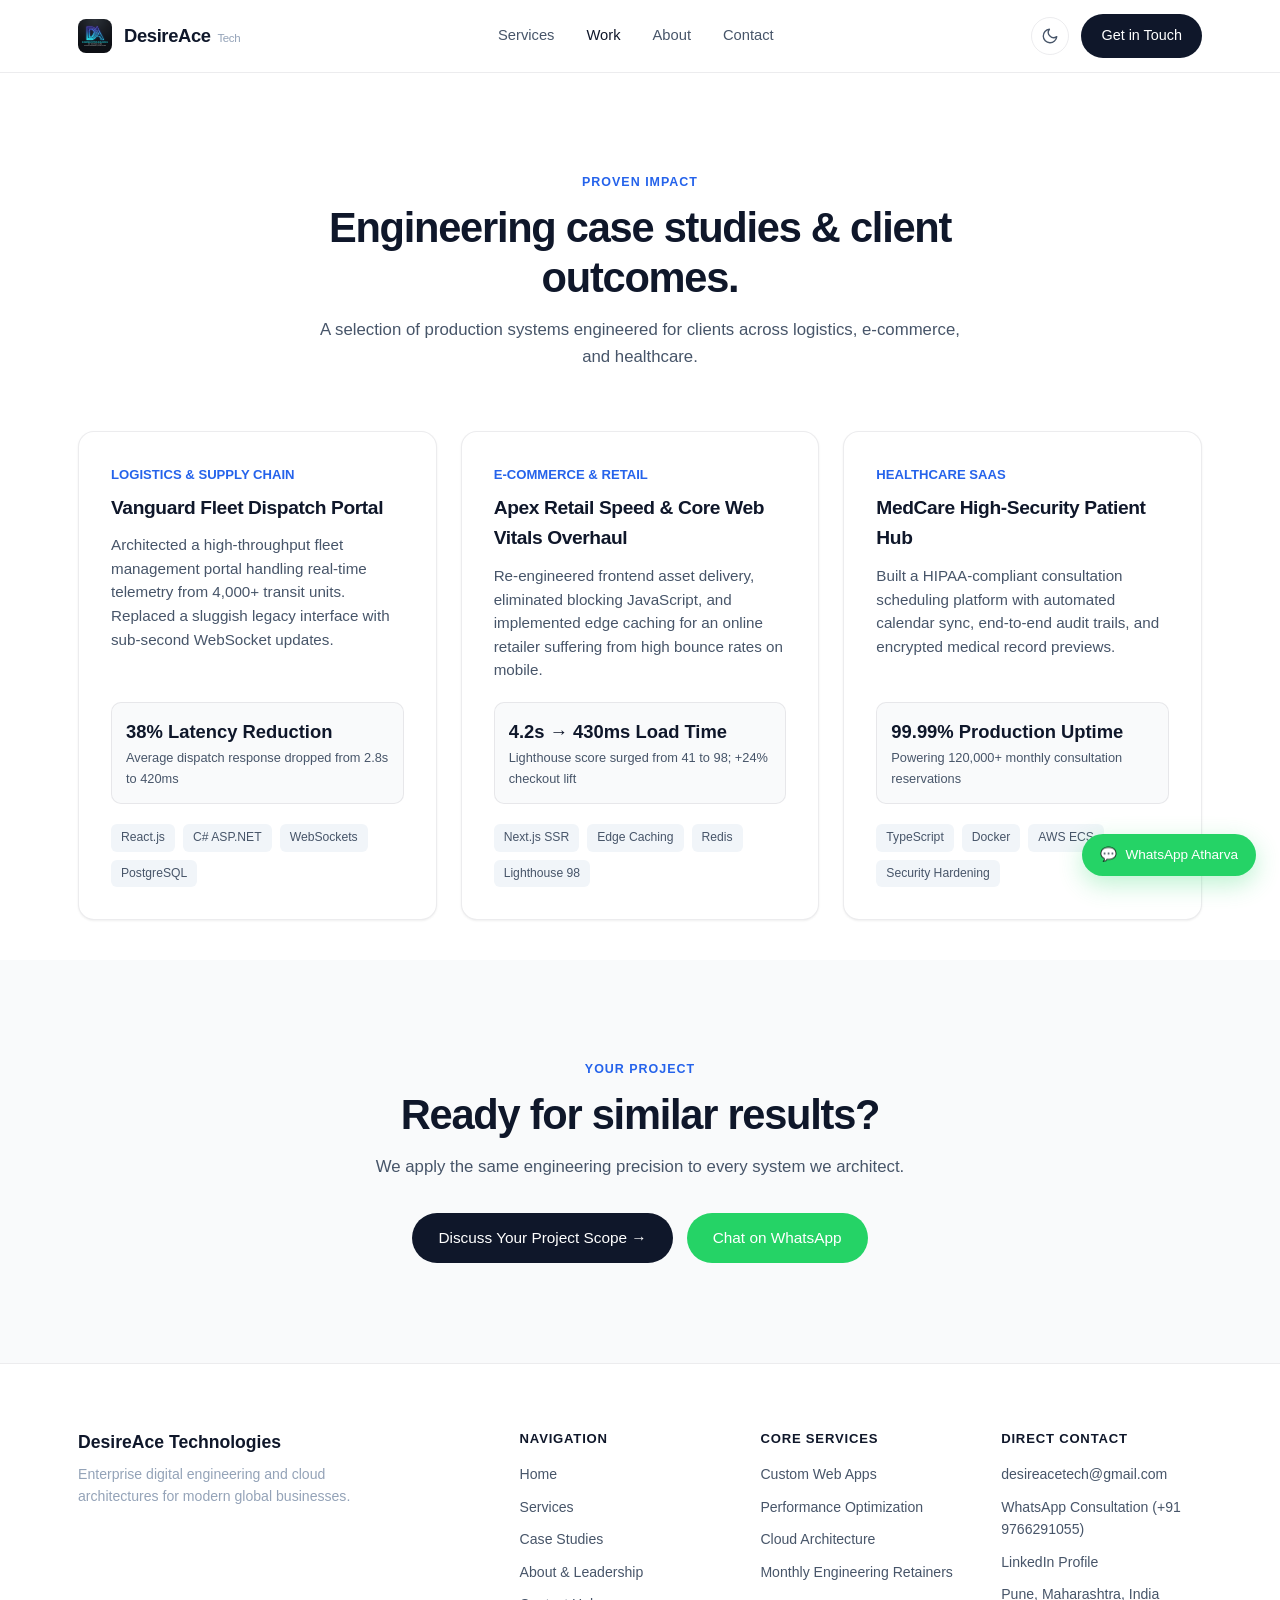
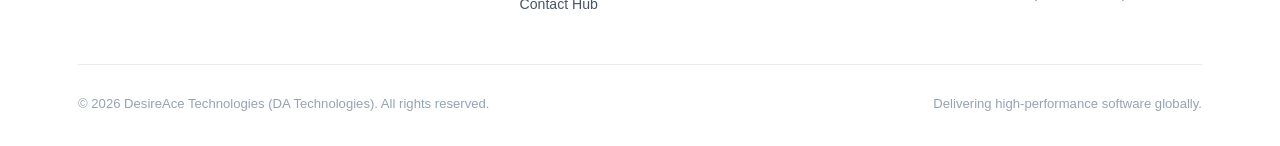
<file: portfolio.html>
<!DOCTYPE html>
<html lang="en" data-theme="light">
<head>
  <meta charset="UTF-8">
  <meta name="viewport" content="width=device-width, initial-scale=1.0">
  <title>Case Studies & Work — DesireAce Technologies</title>
  <meta name="description" content="Explore real-world software engineering case studies, speed overhauls, and enterprise applications by DesireAce Technologies.">
  <link rel="stylesheet" href="css/styles.css">
  <link rel="icon" type="image/jpeg" href="assets/logo.jpg">
</head>
<body>

  <!-- Navigation Header -->
  <header>
    <div class="container nav-inner">
      <a href="index.html" class="brand">
        <img src="assets/logo.jpg" alt="DesireAce Technologies">
        <span>DesireAce <span class="brand-badge">Tech</span></span>
      </a>

      <nav class="nav-links">
        <a href="services.html">Services</a>
        <a href="portfolio.html">Work</a>
        <a href="about.html">About</a>
        <a href="contact.html">Contact</a>
      </nav>

      <div class="nav-actions">
        <button class="theme-toggle-btn" id="theme-toggle" aria-label="Toggle theme"></button>
        <a href="contact.html" class="btn btn-primary">Get in Touch</a>
        <button class="mobile-menu-btn" aria-label="Open menu">
          <svg viewBox="0 0 24 24"><line x1="3" y1="12" x2="21" y2="12"></line><line x1="3" y1="6" x2="21" y2="6"></line><line x1="3" y1="18" x2="21" y2="18"></line></svg>
        </button>
      </div>
    </div>
  </header>

  <!-- Page Header -->
  <section class="section" style="padding-bottom: 40px;">
    <div class="container">
      <div class="section-header">
        <span class="section-tag">PROVEN IMPACT</span>
        <h2>Engineering case studies & client outcomes.</h2>
        <p>A selection of production systems engineered for clients across logistics, e-commerce, and healthcare.</p>
      </div>

      <!-- Case Studies Cards Grid -->
      <div class="cards-grid" style="grid-template-columns: repeat(auto-fit, minmax(340px, 1fr));">
        
        <!-- Case Study 1 -->
        <div class="card">
          <div style="font-size: 0.82rem; font-weight: 600; color: var(--accent); margin-bottom: 8px;">LOGISTICS & SUPPLY CHAIN</div>
          <h3>Vanguard Fleet Dispatch Portal</h3>
          <p>
            Architected a high-throughput fleet management portal handling real-time telemetry from 4,000+ transit units. Replaced a sluggish legacy interface with sub-second WebSocket updates.
          </p>
          <div style="background: var(--bg-surface); border: 1px solid var(--border); border-radius: 10px; padding: 14px; margin-bottom: 20px;">
            <div style="font-size: 1.15rem; font-weight: 700; color: var(--text-primary); margin-bottom: 2px;">38% Latency Reduction</div>
            <div style="font-size: 0.8rem; color: var(--text-secondary);">Average dispatch response dropped from 2.8s to 420ms</div>
          </div>
          <div class="tags-list">
            <span class="tag">React.js</span>
            <span class="tag">C# ASP.NET</span>
            <span class="tag">WebSockets</span>
            <span class="tag">PostgreSQL</span>
          </div>
        </div>

        <!-- Case Study 2 -->
        <div class="card">
          <div style="font-size: 0.82rem; font-weight: 600; color: var(--accent); margin-bottom: 8px;">E-COMMERCE & RETAIL</div>
          <h3>Apex Retail Speed & Core Web Vitals Overhaul</h3>
          <p>
            Re-engineered frontend asset delivery, eliminated blocking JavaScript, and implemented edge caching for an online retailer suffering from high bounce rates on mobile.
          </p>
          <div style="background: var(--bg-surface); border: 1px solid var(--border); border-radius: 10px; padding: 14px; margin-bottom: 20px;">
            <div style="font-size: 1.15rem; font-weight: 700; color: var(--text-primary); margin-bottom: 2px;">4.2s → 430ms Load Time</div>
            <div style="font-size: 0.8rem; color: var(--text-secondary);">Lighthouse score surged from 41 to 98; +24% checkout lift</div>
          </div>
          <div class="tags-list">
            <span class="tag">Next.js SSR</span>
            <span class="tag">Edge Caching</span>
            <span class="tag">Redis</span>
            <span class="tag">Lighthouse 98</span>
          </div>
        </div>

        <!-- Case Study 3 -->
        <div class="card">
          <div style="font-size: 0.82rem; font-weight: 600; color: var(--accent); margin-bottom: 8px;">HEALTHCARE SAAS</div>
          <h3>MedCare High-Security Patient Hub</h3>
          <p>
            Built a HIPAA-compliant consultation scheduling platform with automated calendar sync, end-to-end audit trails, and encrypted medical record previews.
          </p>
          <div style="background: var(--bg-surface); border: 1px solid var(--border); border-radius: 10px; padding: 14px; margin-bottom: 20px;">
            <div style="font-size: 1.15rem; font-weight: 700; color: var(--text-primary); margin-bottom: 2px;">99.99% Production Uptime</div>
            <div style="font-size: 0.8rem; color: var(--text-secondary);">Powering 120,000+ monthly consultation reservations</div>
          </div>
          <div class="tags-list">
            <span class="tag">TypeScript</span>
            <span class="tag">Docker</span>
            <span class="tag">AWS ECS</span>
            <span class="tag">Security Hardening</span>
          </div>
        </div>

      </div>
    </div>
  </section>

  <!-- CTA Section -->
  <section class="section section-alt" style="text-align: center;">
    <div class="container">
      <div class="section-header" style="margin-bottom: 32px;">
        <span class="section-tag">YOUR PROJECT</span>
        <h2>Ready for similar results?</h2>
        <p>We apply the same engineering precision to every system we architect.</p>
      </div>
      <div style="display: flex; gap: 14px; justify-content: center; flex-wrap: wrap;">
        <a href="contact.html" class="btn btn-primary btn-lg">Discuss Your Project Scope →</a>
        <a href="https://wa.me/919766291055" target="_blank" rel="noopener" class="btn btn-whatsapp btn-lg">Chat on WhatsApp</a>
      </div>
    </div>
  </section>

  <!-- Minimalist Footer -->
  <footer>
    <div class="container">
      <div class="footer-top">
        <div class="footer-brand">
          <h4>DesireAce Technologies</h4>
          <p>Enterprise digital engineering and cloud architectures for modern global businesses.</p>
        </div>

        <div class="footer-col">
          <h5>Navigation</h5>
          <ul>
            <li><a href="index.html">Home</a></li>
            <li><a href="services.html">Services</a></li>
            <li><a href="portfolio.html">Case Studies</a></li>
            <li><a href="about.html">About & Leadership</a></li>
            <li><a href="contact.html">Contact Hub</a></li>
          </ul>
        </div>

        <div class="footer-col">
          <h5>Core Services</h5>
          <ul>
            <li><a href="services.html">Custom Web Apps</a></li>
            <li><a href="services.html">Performance Optimization</a></li>
            <li><a href="services.html">Cloud Architecture</a></li>
            <li><a href="services.html">Monthly Engineering Retainers</a></li>
          </ul>
        </div>

        <div class="footer-col">
          <h5>Direct Contact</h5>
          <ul>
            <li><a href="mailto:desireacetech@gmail.com">desireacetech@gmail.com</a></li>
            <li><a href="https://wa.me/919766291055" target="_blank" rel="noopener">WhatsApp Consultation (+91 9766291055)</a></li>
            <li><a href="https://www.linkedin.com/in/atharv-gujare" target="_blank" rel="noopener">LinkedIn Profile</a></li>
            <li><span>Pune, Maharashtra, India</span></li>
          </ul>
        </div>
      </div>

      <div class="footer-bottom">
        <span>© 2026 DesireAce Technologies (DA Technologies). All rights reserved.</span>
        <span>Delivering high-performance software globally.</span>
      </div>
    </div>
  </footer>

  <!-- Subtle Floating WhatsApp -->
  <a href="https://wa.me/919766291055?text=Hi%20Atharva%2C%20I%20would%20like%20to%20discuss%20a%20project." target="_blank" rel="noopener" class="whatsapp-float">
    <span>💬</span>
    <span>WhatsApp Atharva</span>
  </a>

  <script src="js/main.js"></script>
</body>
</html>
</file>
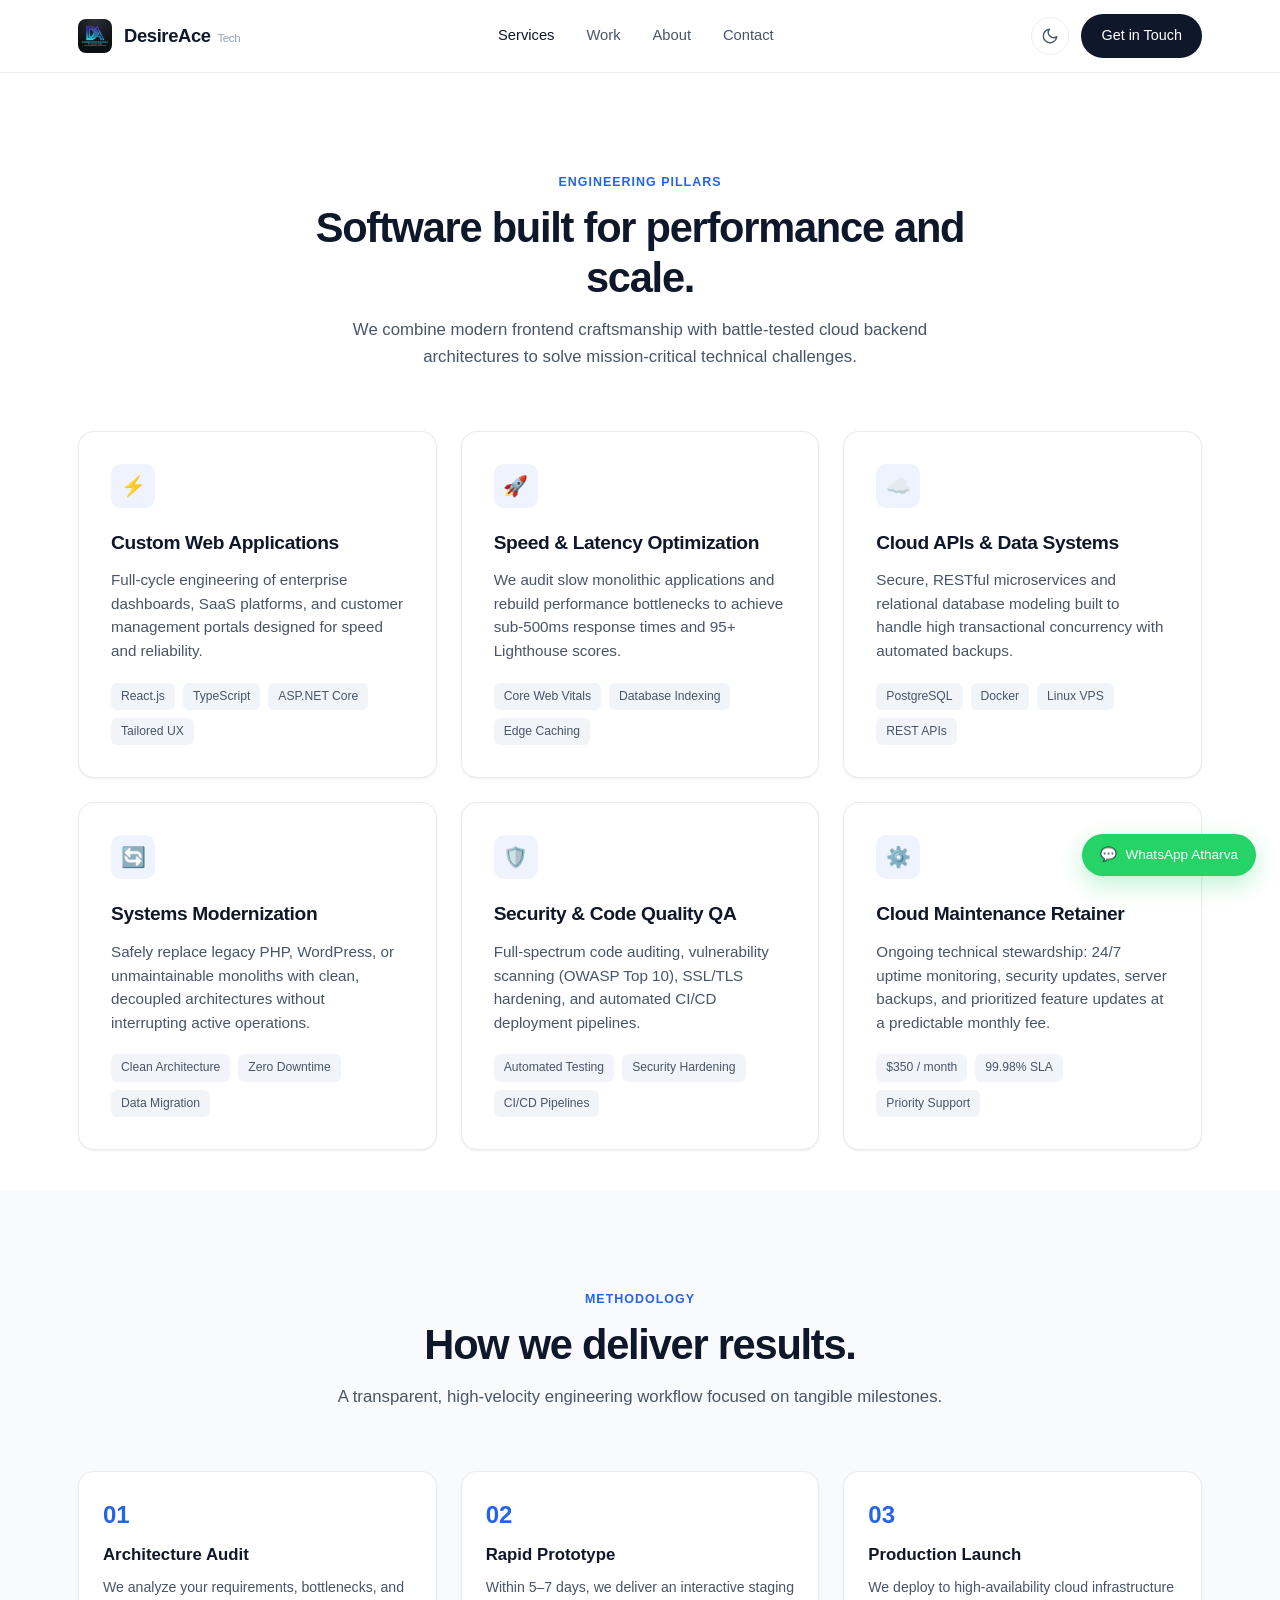
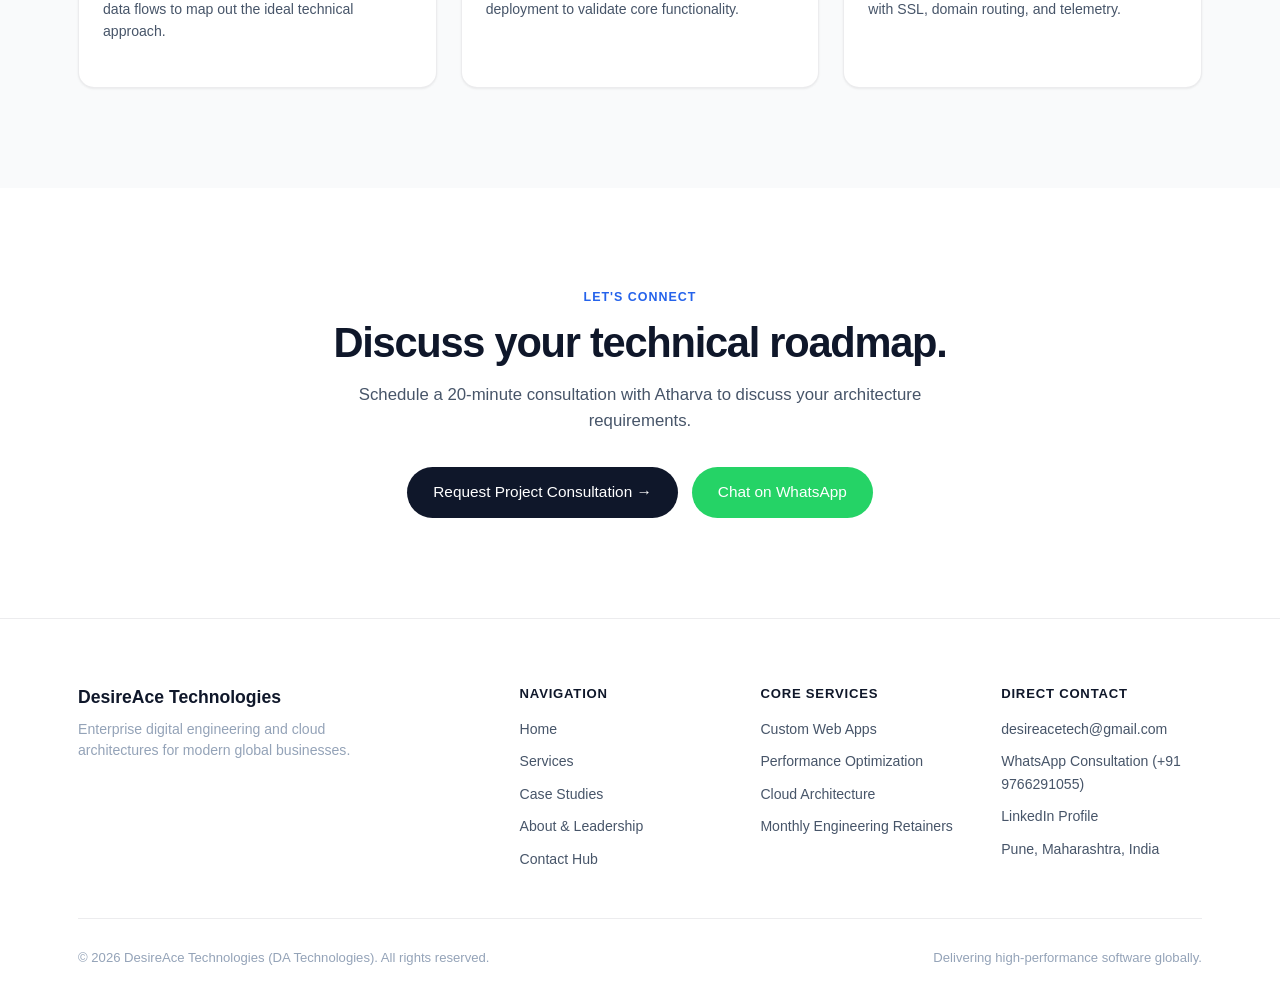
<file: services.html>
<!DOCTYPE html>
<html lang="en" data-theme="light">
<head>
  <meta charset="UTF-8">
  <meta name="viewport" content="width=device-width, initial-scale=1.0">
  <title>Engineering Services — DesireAce Technologies</title>
  <meta name="description" content="Custom web application development, speed optimization, cloud backend APIs, and monthly engineering retainers by DesireAce Technologies.">
  <link rel="stylesheet" href="css/styles.css">
  <link rel="icon" type="image/jpeg" href="assets/logo.jpg">
</head>
<body>

  <!-- Navigation Header -->
  <header>
    <div class="container nav-inner">
      <a href="index.html" class="brand">
        <img src="assets/logo.jpg" alt="DesireAce Technologies">
        <span>DesireAce <span class="brand-badge">Tech</span></span>
      </a>

      <nav class="nav-links">
        <a href="services.html">Services</a>
        <a href="portfolio.html">Work</a>
        <a href="about.html">About</a>
        <a href="contact.html">Contact</a>
      </nav>

      <div class="nav-actions">
        <button class="theme-toggle-btn" id="theme-toggle" aria-label="Toggle theme"></button>
        <a href="contact.html" class="btn btn-primary">Get in Touch</a>
        <button class="mobile-menu-btn" aria-label="Open menu">
          <svg viewBox="0 0 24 24"><line x1="3" y1="12" x2="21" y2="12"></line><line x1="3" y1="6" x2="21" y2="6"></line><line x1="3" y1="18" x2="21" y2="18"></line></svg>
        </button>
      </div>
    </div>
  </header>

  <!-- Page Header -->
  <section class="section" style="padding-bottom: 40px;">
    <div class="container">
      <div class="section-header">
        <span class="section-tag">ENGINEERING PILLARS</span>
        <h2>Software built for performance and scale.</h2>
        <p>We combine modern frontend craftsmanship with battle-tested cloud backend architectures to solve mission-critical technical challenges.</p>
      </div>

      <!-- Services Grid -->
      <div class="cards-grid">
        <!-- Service 1 -->
        <div class="card">
          <div class="card-icon">⚡</div>
          <h3>Custom Web Applications</h3>
          <p>Full-cycle engineering of enterprise dashboards, SaaS platforms, and customer management portals designed for speed and reliability.</p>
          <div class="tags-list">
            <span class="tag">React.js</span>
            <span class="tag">TypeScript</span>
            <span class="tag">ASP.NET Core</span>
            <span class="tag">Tailored UX</span>
          </div>
        </div>

        <!-- Service 2 -->
        <div class="card">
          <div class="card-icon">🚀</div>
          <h3>Speed & Latency Optimization</h3>
          <p>We audit slow monolithic applications and rebuild performance bottlenecks to achieve sub-500ms response times and 95+ Lighthouse scores.</p>
          <div class="tags-list">
            <span class="tag">Core Web Vitals</span>
            <span class="tag">Database Indexing</span>
            <span class="tag">Edge Caching</span>
          </div>
        </div>

        <!-- Service 3 -->
        <div class="card">
          <div class="card-icon">☁️</div>
          <h3>Cloud APIs & Data Systems</h3>
          <p>Secure, RESTful microservices and relational database modeling built to handle high transactional concurrency with automated backups.</p>
          <div class="tags-list">
            <span class="tag">PostgreSQL</span>
            <span class="tag">Docker</span>
            <span class="tag">Linux VPS</span>
            <span class="tag">REST APIs</span>
          </div>
        </div>

        <!-- Service 4 -->
        <div class="card">
          <div class="card-icon">🔄</div>
          <h3>Systems Modernization</h3>
          <p>Safely replace legacy PHP, WordPress, or unmaintainable monoliths with clean, decoupled architectures without interrupting active operations.</p>
          <div class="tags-list">
            <span class="tag">Clean Architecture</span>
            <span class="tag">Zero Downtime</span>
            <span class="tag">Data Migration</span>
          </div>
        </div>

        <!-- Service 5 -->
        <div class="card">
          <div class="card-icon">🛡️</div>
          <h3>Security & Code Quality QA</h3>
          <p>Full-spectrum code auditing, vulnerability scanning (OWASP Top 10), SSL/TLS hardening, and automated CI/CD deployment pipelines.</p>
          <div class="tags-list">
            <span class="tag">Automated Testing</span>
            <span class="tag">Security Hardening</span>
            <span class="tag">CI/CD Pipelines</span>
          </div>
        </div>

        <!-- Service 6 -->
        <div class="card">
          <div class="card-icon">⚙️</div>
          <h3>Cloud Maintenance Retainer</h3>
          <p>Ongoing technical stewardship: 24/7 uptime monitoring, security updates, server backups, and prioritized feature updates at a predictable monthly fee.</p>
          <div class="tags-list">
            <span class="tag">$350 / month</span>
            <span class="tag">99.98% SLA</span>
            <span class="tag">Priority Support</span>
          </div>
        </div>
      </div>
    </div>
  </section>

  <!-- Process Section -->
  <section class="section section-alt">
    <div class="container">
      <div class="section-header">
        <span class="section-tag">METHODOLOGY</span>
        <h2>How we deliver results.</h2>
        <p>A transparent, high-velocity engineering workflow focused on tangible milestones.</p>
      </div>

      <div class="cards-grid" style="grid-template-columns: repeat(auto-fit, minmax(240px, 1fr));">
        <div class="card" style="padding: 24px;">
          <div style="font-size: 1.5rem; font-weight: 800; color: var(--accent); margin-bottom: 8px;">01</div>
          <h4 style="font-size: 1.05rem; margin-bottom: 8px; color: var(--text-primary);">Architecture Audit</h4>
          <p style="font-size: 0.88rem; color: var(--text-secondary);">We analyze your requirements, bottlenecks, and data flows to map out the ideal technical approach.</p>
        </div>

        <div class="card" style="padding: 24px;">
          <div style="font-size: 1.5rem; font-weight: 800; color: var(--accent); margin-bottom: 8px;">02</div>
          <h4 style="font-size: 1.05rem; margin-bottom: 8px; color: var(--text-primary);">Rapid Prototype</h4>
          <p style="font-size: 0.88rem; color: var(--text-secondary);">Within 5–7 days, we deliver an interactive staging deployment to validate core functionality.</p>
        </div>

        <div class="card" style="padding: 24px;">
          <div style="font-size: 1.5rem; font-weight: 800; color: var(--accent); margin-bottom: 8px;">03</div>
          <h4 style="font-size: 1.05rem; margin-bottom: 8px; color: var(--text-primary);">Production Launch</h4>
          <p style="font-size: 0.88rem; color: var(--text-secondary);">We deploy to high-availability cloud infrastructure with SSL, domain routing, and telemetry.</p>
        </div>
      </div>
    </div>
  </section>

  <!-- CTA Section -->
  <section class="section" style="text-align: center;">
    <div class="container">
      <div class="section-header" style="margin-bottom: 32px;">
        <span class="section-tag">LET'S CONNECT</span>
        <h2>Discuss your technical roadmap.</h2>
        <p>Schedule a 20-minute consultation with Atharva to discuss your architecture requirements.</p>
      </div>
      <div style="display: flex; gap: 14px; justify-content: center; flex-wrap: wrap;">
        <a href="contact.html" class="btn btn-primary btn-lg">Request Project Consultation →</a>
        <a href="https://wa.me/919766291055" target="_blank" rel="noopener" class="btn btn-whatsapp btn-lg">Chat on WhatsApp</a>
      </div>
    </div>
  </section>

  <!-- Minimalist Footer -->
  <footer>
    <div class="container">
      <div class="footer-top">
        <div class="footer-brand">
          <h4>DesireAce Technologies</h4>
          <p>Enterprise digital engineering and cloud architectures for modern global businesses.</p>
        </div>

        <div class="footer-col">
          <h5>Navigation</h5>
          <ul>
            <li><a href="index.html">Home</a></li>
            <li><a href="services.html">Services</a></li>
            <li><a href="portfolio.html">Case Studies</a></li>
            <li><a href="about.html">About & Leadership</a></li>
            <li><a href="contact.html">Contact Hub</a></li>
          </ul>
        </div>

        <div class="footer-col">
          <h5>Core Services</h5>
          <ul>
            <li><a href="services.html">Custom Web Apps</a></li>
            <li><a href="services.html">Performance Optimization</a></li>
            <li><a href="services.html">Cloud Architecture</a></li>
            <li><a href="services.html">Monthly Engineering Retainers</a></li>
          </ul>
        </div>

        <div class="footer-col">
          <h5>Direct Contact</h5>
          <ul>
            <li><a href="mailto:desireacetech@gmail.com">desireacetech@gmail.com</a></li>
            <li><a href="https://wa.me/919766291055" target="_blank" rel="noopener">WhatsApp Consultation (+91 9766291055)</a></li>
            <li><a href="https://www.linkedin.com/in/atharv-gujare" target="_blank" rel="noopener">LinkedIn Profile</a></li>
            <li><span>Pune, Maharashtra, India</span></li>
          </ul>
        </div>
      </div>

      <div class="footer-bottom">
        <span>© 2026 DesireAce Technologies (DA Technologies). All rights reserved.</span>
        <span>Delivering high-performance software globally.</span>
      </div>
    </div>
  </footer>

  <!-- Subtle Floating WhatsApp -->
  <a href="https://wa.me/919766291055?text=Hi%20Atharva%2C%20I%20would%20like%20to%20discuss%20a%20project." target="_blank" rel="noopener" class="whatsapp-float">
    <span>💬</span>
    <span>WhatsApp Atharva</span>
  </a>

  <script src="js/main.js"></script>
</body>
</html>
</file>
<file: css/styles.css>
/* ===================================================================
   DESIREACE TECHNOLOGIES - ENTERPRISE DESIGN SYSTEM
   Inspired by Apple, Linear, Stripe, Google & Deloitte
   =================================================================== */

:root, [data-theme="light"] {
  --font-sans: -apple-system, BlinkMacSystemFont, "Segoe UI", Roboto, "Helvetica Neue", Arial, sans-serif;
  --font-mono: ui-monospace, SFMono-Regular, Menlo, Monaco, Consolas, monospace;

  /* Palette - Light (Default) */
  --bg-canvas: #ffffff;
  --bg-surface: #f9fafb;
  --bg-card: #ffffff;
  --bg-card-hover: #fcfcfd;
  --bg-nav: rgba(255, 255, 255, 0.82);

  --text-primary: #0f172a;
  --text-secondary: #475569;
  --text-tertiary: #94a3b8;

  --border: rgba(15, 23, 42, 0.08);
  --border-hover: rgba(15, 23, 42, 0.16);

  --accent: #2563eb;
  --accent-subtle: rgba(37, 99, 235, 0.08);

  --btn-primary-bg: #0f172a;
  --btn-primary-text: #ffffff;
  --btn-primary-hover: #1e293b;

  --btn-secondary-bg: #f1f5f9;
  --btn-secondary-text: #0f172a;
  --btn-secondary-hover: #e2e8f0;

  --card-shadow: 0 1px 3px rgba(0, 0, 0, 0.04), 0 1px 2px rgba(0, 0, 0, 0.03);
  --card-hover-shadow: 0 12px 24px -6px rgba(0, 0, 0, 0.06);

  --tag-bg: #f1f5f9;
  --tag-text: #475569;
}

[data-theme="dark"] {
  /* Palette - Dark (Deep Obsidian) */
  --bg-canvas: #090a0f;
  --bg-surface: #11141c;
  --bg-card: #141722;
  --bg-card-hover: #191e2b;
  --bg-nav: rgba(9, 10, 15, 0.82);

  --text-primary: #f8fafc;
  --text-secondary: #94a3b8;
  --text-tertiary: #64748b;

  --border: rgba(255, 255, 255, 0.08);
  --border-hover: rgba(255, 255, 255, 0.18);

  --accent: #3b82f6;
  --accent-subtle: rgba(59, 130, 246, 0.12);

  --btn-primary-bg: #ffffff;
  --btn-primary-text: #090a0f;
  --btn-primary-hover: #f1f5f9;

  --btn-secondary-bg: rgba(255, 255, 255, 0.06);
  --btn-secondary-text: #f8fafc;
  --btn-secondary-hover: rgba(255, 255, 255, 0.12);

  --card-shadow: 0 4px 20px rgba(0, 0, 0, 0.35);
  --card-hover-shadow: 0 16px 36px rgba(0, 0, 0, 0.55);

  --tag-bg: rgba(255, 255, 255, 0.06);
  --tag-text: #94a3b8;
}

/* Base Reset */
*, *::before, *::after {
  box-sizing: border-box;
  margin: 0;
  padding: 0;
}

html {
  scroll-behavior: smooth;
}

body {
  font-family: var(--font-sans);
  background-color: var(--bg-canvas);
  color: var(--text-primary);
  line-height: 1.6;
  -webkit-font-smoothing: antialiased;
  -moz-osx-font-smoothing: grayscale;
  transition: background-color 0.25s ease, color 0.25s ease;
  overflow-x: hidden;
}

a {
  color: inherit;
  text-decoration: none;
  transition: color 0.2s ease;
}

img {
  max-width: 100%;
  display: block;
}

.container {
  max-width: 1180px;
  margin: 0 auto;
  padding: 0 28px;
}

/* Animations & Transitions */
.reveal {
  opacity: 0;
  transform: translateY(20px);
  transition: opacity 0.6s cubic-bezier(0.16, 1, 0.3, 1), transform 0.6s cubic-bezier(0.16, 1, 0.3, 1);
  will-change: opacity, transform;
}

.reveal.active {
  opacity: 1;
  transform: translateY(0);
}

/* Header & Frosted Glass Nav */
header {
  position: sticky;
  top: 0;
  z-index: 1000;
  background: var(--bg-nav);
  backdrop-filter: blur(20px);
  -webkit-backdrop-filter: blur(20px);
  border-bottom: 1px solid var(--border);
  transition: background 0.25s ease, border-color 0.25s ease;
}

.nav-inner {
  display: flex;
  align-items: center;
  justify-content: space-between;
  height: 72px;
}

.brand {
  display: flex;
  align-items: center;
  gap: 12px;
  font-weight: 700;
  font-size: 1.15rem;
  letter-spacing: -0.02em;
  color: var(--text-primary);
}

.brand img {
  width: 34px;
  height: 34px;
  border-radius: 8px;
  object-fit: cover;
}

.brand-badge {
  font-size: 0.72rem;
  font-weight: 500;
  color: var(--text-tertiary);
  margin-left: 2px;
}

.nav-links {
  display: flex;
  align-items: center;
  gap: 32px;
  font-size: 0.92rem;
  font-weight: 500;
  color: var(--text-secondary);
}

.nav-links a {
  transition: color 0.2s ease;
}

.nav-links a:hover,
.nav-links a.active {
  color: var(--text-primary);
}

.nav-actions {
  display: flex;
  align-items: center;
  gap: 12px;
}

/* Theme Toggle Button (Apple / Linear Minimalist) */
.theme-toggle-btn {
  background: transparent;
  border: 1px solid var(--border);
  color: var(--text-secondary);
  width: 38px;
  height: 38px;
  border-radius: 50%;
  display: flex;
  align-items: center;
  justify-content: center;
  cursor: pointer;
  transition: all 0.2s ease;
}

.theme-toggle-btn:hover {
  color: var(--text-primary);
  border-color: var(--border-hover);
  background: var(--bg-surface);
}

.theme-toggle-btn svg {
  width: 18px;
  height: 18px;
  stroke: currentColor;
  stroke-width: 1.8;
  fill: none;
  stroke-linecap: round;
  stroke-linejoin: round;
  transition: transform 0.3s ease;
}

/* Buttons - Minimalist Big Tech Style */
.btn {
  display: inline-flex;
  align-items: center;
  justify-content: center;
  gap: 8px;
  padding: 10px 20px;
  border-radius: 9999px; /* Pill */
  font-family: var(--font-sans);
  font-size: 0.9rem;
  font-weight: 500;
  cursor: pointer;
  transition: all 0.2s cubic-bezier(0.16, 1, 0.3, 1);
  border: none;
  text-decoration: none;
  white-space: nowrap;
}

.btn-primary {
  background: var(--btn-primary-bg);
  color: var(--btn-primary-text) !important;
}

.btn-primary:hover {
  background: var(--btn-primary-hover);
  transform: translateY(-1px);
}

.btn-secondary {
  background: var(--btn-secondary-bg);
  color: var(--btn-secondary-text) !important;
  border: 1px solid var(--border);
}

.btn-secondary:hover {
  background: var(--btn-secondary-hover);
  border-color: var(--border-hover);
  transform: translateY(-1px);
}

.btn-whatsapp {
  background: #25d366;
  color: #ffffff !important;
  font-weight: 500;
}

.btn-whatsapp:hover {
  background: #1eb855;
  transform: translateY(-1px);
}

.btn-lg {
  padding: 13px 26px;
  font-size: 0.96rem;
}

/* Hero Section */
.hero {
  padding: 100px 0 80px;
  text-align: center;
}

.hero-pill {
  display: inline-flex;
  align-items: center;
  gap: 8px;
  padding: 6px 14px;
  border-radius: 9999px;
  background: var(--bg-surface);
  border: 1px solid var(--border);
  font-size: 0.82rem;
  font-weight: 500;
  color: var(--text-secondary);
  margin-bottom: 24px;
}

.hero-pill-dot {
  width: 7px;
  height: 7px;
  border-radius: 50%;
  background: #10b981;
}

.hero h1 {
  font-size: clamp(2.4rem, 5.5vw, 4.2rem);
  font-weight: 750;
  letter-spacing: -0.035em;
  line-height: 1.1;
  color: var(--text-primary);
  max-width: 920px;
  margin: 0 auto 20px;
}

.hero p.hero-lead {
  font-size: clamp(1.05rem, 2vw, 1.25rem);
  color: var(--text-secondary);
  max-width: 640px;
  margin: 0 auto 36px;
  line-height: 1.6;
  font-weight: 400;
}

.hero-actions {
  display: flex;
  align-items: center;
  justify-content: center;
  gap: 14px;
  flex-wrap: wrap;
}

/* Metric Strip (Clean Minimalist Dividers) */
.metrics-strip {
  padding: 40px 0;
  border-top: 1px solid var(--border);
  border-bottom: 1px solid var(--border);
  margin-top: 60px;
}

.metrics-grid {
  display: grid;
  grid-template-columns: repeat(4, 1fr);
  text-align: center;
  gap: 20px;
}

.metric-item:not(:last-child) {
  border-right: 1px solid var(--border);
}

.metric-value {
  font-size: clamp(1.8rem, 3.5vw, 2.5rem);
  font-weight: 750;
  letter-spacing: -0.03em;
  color: var(--text-primary);
  line-height: 1.1;
  margin-bottom: 6px;
}

.metric-label {
  font-size: 0.85rem;
  color: var(--text-secondary);
  font-weight: 450;
}

/* Section Common */
.section {
  padding: 100px 0;
}

.section-alt {
  background: var(--bg-surface);
}

.section-header {
  text-align: center;
  max-width: 660px;
  margin: 0 auto 60px;
}

.section-tag {
  font-size: 0.78rem;
  font-weight: 600;
  text-transform: uppercase;
  letter-spacing: 0.08em;
  color: var(--accent);
  margin-bottom: 10px;
  display: block;
}

.section-header h2 {
  font-size: clamp(1.9rem, 3.6vw, 2.6rem);
  font-weight: 700;
  letter-spacing: -0.03em;
  color: var(--text-primary);
  line-height: 1.2;
  margin-bottom: 14px;
}

.section-header p {
  font-size: 1.05rem;
  color: var(--text-secondary);
  line-height: 1.6;
}

/* Clean Cards Grid */
.cards-grid {
  display: grid;
  grid-template-columns: repeat(auto-fit, minmax(320px, 1fr));
  gap: 24px;
}

.card {
  background: var(--bg-card);
  border: 1px solid var(--border);
  border-radius: 16px;
  padding: 32px;
  transition: all 0.25s ease;
  box-shadow: var(--card-shadow);
  display: flex;
  flex-direction: column;
}

.card:hover {
  border-color: var(--border-hover);
  box-shadow: var(--card-hover-shadow);
  transform: translateY(-2px);
}

.card-icon {
  width: 44px;
  height: 44px;
  border-radius: 10px;
  background: var(--accent-subtle);
  color: var(--accent);
  display: flex;
  align-items: center;
  justify-content: center;
  font-size: 1.25rem;
  margin-bottom: 20px;
}

.card h3 {
  font-size: 1.2rem;
  font-weight: 650;
  letter-spacing: -0.02em;
  color: var(--text-primary);
  margin-bottom: 10px;
}

.card p {
  color: var(--text-secondary);
  font-size: 0.95rem;
  line-height: 1.55;
  margin-bottom: 20px;
  flex-grow: 1;
}

.tags-list {
  display: flex;
  flex-wrap: wrap;
  gap: 8px;
  margin-top: auto;
}

.tag {
  font-size: 0.76rem;
  font-weight: 500;
  padding: 4px 10px;
  border-radius: 6px;
  background: var(--tag-bg);
  color: var(--tag-text);
}

/* Executive Founder Card */
.founder-card {
  background: var(--bg-card);
  border: 1px solid var(--border);
  border-radius: 20px;
  padding: 40px;
  display: grid;
  grid-template-columns: 200px 1fr;
  gap: 36px;
  align-items: center;
  box-shadow: var(--card-shadow);
}

.founder-photo {
  width: 180px;
  height: 180px;
  border-radius: 16px;
  object-fit: cover;
  border: 1px solid var(--border);
}

.founder-info h3 {
  font-size: 1.6rem;
  font-weight: 700;
  letter-spacing: -0.025em;
  color: var(--text-primary);
  margin-bottom: 4px;
}

.founder-title {
  font-size: 0.92rem;
  font-weight: 600;
  color: var(--accent);
  margin-bottom: 8px;
}

.founder-location {
  font-size: 0.85rem;
  color: var(--text-tertiary);
  margin-bottom: 16px;
  display: flex;
  align-items: center;
  gap: 6px;
}

.founder-bio {
  color: var(--text-secondary);
  font-size: 0.98rem;
  line-height: 1.6;
  margin-bottom: 22px;
}

.founder-actions {
  display: flex;
  gap: 12px;
  flex-wrap: wrap;
}

/* High-End Form Controls */
.form-card {
  background: var(--bg-card);
  border: 1px solid var(--border);
  border-radius: 20px;
  padding: 40px;
  box-shadow: var(--card-shadow);
}

.form-group {
  margin-bottom: 22px;
}

.form-group label {
  display: block;
  font-size: 0.88rem;
  font-weight: 550;
  color: var(--text-primary);
  margin-bottom: 8px;
}

.form-control {
  width: 100%;
  padding: 13px 16px;
  border-radius: 10px;
  border: 1px solid var(--border);
  background: var(--bg-surface);
  color: var(--text-primary);
  font-family: inherit;
  font-size: 0.95rem;
  transition: all 0.2s ease;
}

.form-control:focus {
  outline: none;
  border-color: var(--accent);
  box-shadow: 0 0 0 3px var(--accent-subtle);
  background: var(--bg-card);
}

textarea.form-control {
  resize: vertical;
  min-height: 120px;
}

select.form-control {
  appearance: auto;
  cursor: pointer;
}

/* Contact Grid */
.contact-grid {
  display: grid;
  grid-template-columns: 1fr 1.3fr;
  gap: 40px;
  align-items: start;
}

.contact-channels {
  display: flex;
  flex-direction: column;
  gap: 16px;
}

.channel-item {
  background: var(--bg-card);
  border: 1px solid var(--border);
  border-radius: 14px;
  padding: 22px;
  display: flex;
  align-items: center;
  gap: 16px;
  transition: all 0.2s ease;
}

.channel-item:hover {
  border-color: var(--border-hover);
  transform: translateY(-1px);
}

.channel-icon {
  width: 44px;
  height: 44px;
  border-radius: 10px;
  background: var(--bg-surface);
  display: flex;
  align-items: center;
  justify-content: center;
  font-size: 1.25rem;
  flex-shrink: 0;
}

.channel-details h4 {
  font-size: 0.95rem;
  font-weight: 600;
  color: var(--text-primary);
  margin-bottom: 2px;
}

.channel-details p {
  font-size: 0.88rem;
  color: var(--text-secondary);
}

/* Minimalist Footer */
footer {
  border-top: 1px solid var(--border);
  background: var(--bg-canvas);
  padding: 64px 0 32px;
  color: var(--text-secondary);
  font-size: 0.88rem;
}

.footer-top {
  display: grid;
  grid-template-columns: 2fr 1fr 1fr 1fr;
  gap: 40px;
  margin-bottom: 48px;
}

.footer-brand h4 {
  font-size: 1.1rem;
  font-weight: 700;
  color: var(--text-primary);
  margin-bottom: 8px;
}

.footer-brand p {
  color: var(--text-tertiary);
  font-size: 0.88rem;
  max-width: 280px;
  line-height: 1.5;
}

.footer-col h5 {
  font-size: 0.82rem;
  font-weight: 600;
  text-transform: uppercase;
  letter-spacing: 0.06em;
  color: var(--text-primary);
  margin-bottom: 14px;
}

.footer-col ul {
  list-style: none;
  display: flex;
  flex-direction: column;
  gap: 10px;
}

.footer-col a:hover {
  color: var(--text-primary);
}

.footer-bottom {
  padding-top: 28px;
  border-top: 1px solid var(--border);
  display: flex;
  justify-content: space-between;
  align-items: center;
  font-size: 0.82rem;
  color: var(--text-tertiary);
  flex-wrap: wrap;
  gap: 12px;
}

/* Floating WhatsApp (Subtle & Sleek) */
.whatsapp-float {
  position: fixed;
  bottom: 24px;
  right: 24px;
  background: #25d366;
  color: #fff;
  border-radius: 9999px;
  padding: 10px 18px;
  display: flex;
  align-items: center;
  gap: 8px;
  font-weight: 500;
  font-size: 0.85rem;
  box-shadow: 0 8px 24px rgba(37, 211, 102, 0.3);
  z-index: 999;
  transition: all 0.2s ease;
}

.whatsapp-float:hover {
  transform: translateY(-2px);
  box-shadow: 0 12px 28px rgba(37, 211, 102, 0.45);
}

/* Mobile Responsiveness */
.mobile-menu-btn {
  display: none;
  background: none;
  border: none;
  color: var(--text-primary);
  cursor: pointer;
  padding: 6px;
}

.mobile-menu-btn svg {
  width: 24px;
  height: 24px;
  stroke: currentColor;
  stroke-width: 2;
  fill: none;
}

@media (max-width: 900px) {
  .nav-links {
    display: none;
  }
  .mobile-menu-btn {
    display: block;
  }
  .metrics-grid {
    grid-template-columns: repeat(2, 1fr);
    row-gap: 24px;
  }
  .metric-item:nth-child(2) {
    border-right: none;
  }
  .founder-card {
    grid-template-columns: 1fr;
    text-align: center;
  }
  .founder-photo {
    margin: 0 auto;
  }
  .founder-location {
    justify-content: center;
  }
  .founder-actions {
    justify-content: center;
  }
  .contact-grid {
    grid-template-columns: 1fr;
  }
  .footer-top {
    grid-template-columns: 1fr 1fr;
  }
}

@media (max-width: 600px) {
  .metrics-grid {
    grid-template-columns: 1fr;
  }
  .metric-item {
    border-right: none !important;
    border-bottom: 1px solid var(--border);
    padding-bottom: 16px;
  }
  .metric-item:last-child {
    border-bottom: none;
  }
  .footer-top {
    grid-template-columns: 1fr;
  }
  .hero {
    padding: 60px 0 40px;
  }
}
</file>
